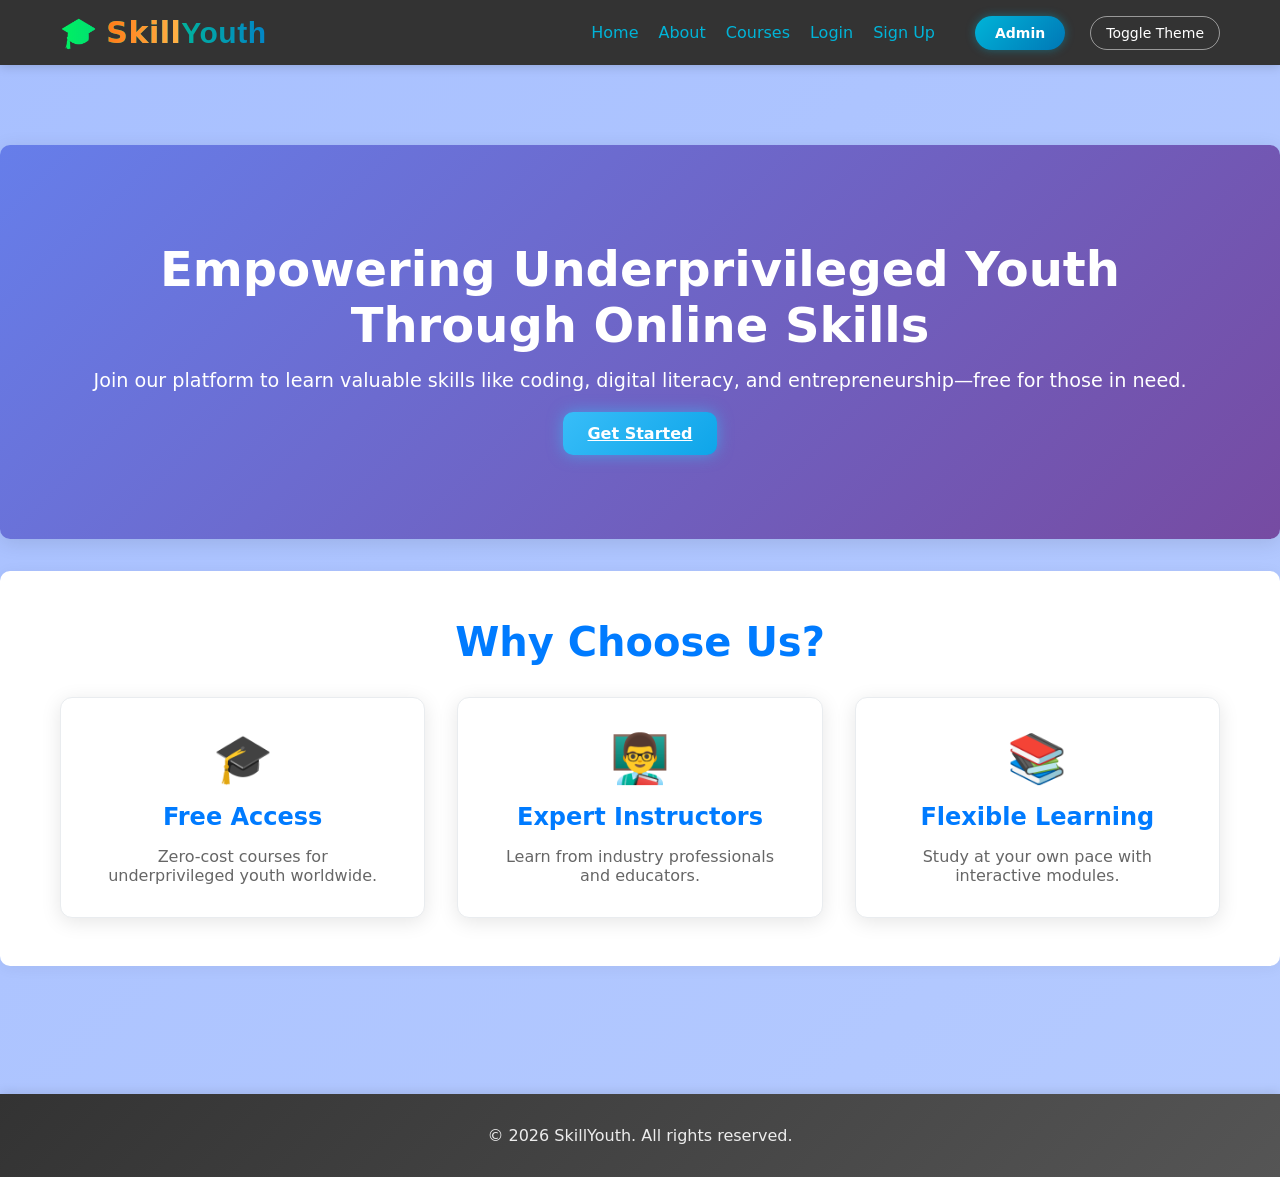
<file: Project/wwwroot/index.html>
<!DOCTYPE html>
<html lang="en">

<head>
    <meta charset="UTF-8">
    <meta name="viewport" content="width=device-width, initial-scale=1.0">
    <title>Online Skill Development for Underprivileged Youth</title>
    <link href="https://fonts.googleapis.com/css2?family=Roboto:wght@300;400;500;700;900&display=swap" rel="stylesheet">

    <link rel="stylesheet" href="styles.css">
</head>

<body>
    <header>
        <nav>
            <div class="logo">
                🎓 <span>Skill</span>Youth
            </div>
            <div class="hamburger" id="hamburger">
                <span></span>
                <span></span>
                <span></span>
            </div>
            <div class="nav-links" id="nav-links">
                <ul>
                    <li><a href="index.html">Home</a></li>
                    <li><a href="about.html">About</a></li>
                    <li><a href="courses.html">Courses</a></li>
                    <li><a href="login.html">Login</a></li>
                    <li><a href="signup.html">Sign Up</a></li>
                </ul>
                <div class="nav-buttons">
                    <button id="admin-btn" class="modern-btn primary">Admin</button>
                    <button id="theme-toggle" class="modern-btn outline">Toggle Theme</button>
                </div>
            </div>
        </nav>
    </header>
    <main>
        <section class="hero">
            <div class="container">
                <h1>Empowering Underprivileged Youth Through Online Skills</h1>
                <p>Join our platform to learn valuable skills like coding, digital literacy, and entrepreneurship—free
                    for those in need.</p>
                <a href="signup.html" class="btn">Get Started</a>
            </div>
        </section>
        <section class="features">
            <div class="container">
                <h2>Why Choose Us?</h2>
                <div class="feature-grid">
                    <div class="feature">
                        <h3>Free Access</h3>
                        <p>Zero-cost courses for underprivileged youth worldwide.</p>
                    </div>
                    <div class="feature">
                        <h3>Expert Instructors</h3>
                        <p>Learn from industry professionals and educators.</p>
                    </div>
                    <div class="feature">
                        <h3>Flexible Learning</h3>
                        <p>Study at your own pace with interactive modules.</p>
                    </div>
                </div>
            </div>
        </section>
    </main>
    <footer>
        <p>&copy; 2026 SkillYouth. All rights reserved.</p>
    </footer>
    <script src="js/theme.js"></script>
    <script src="js/auth.js"></script>
    <script src="js/adminOperation.js"></script>
    <script>
        const hamburger = document.getElementById('hamburger');
        const navLinks = document.getElementById('nav-links');

        hamburger.addEventListener('click', () => {
            navLinks.classList.toggle('active');
        });
    </script>
</body>

</html>
</file>
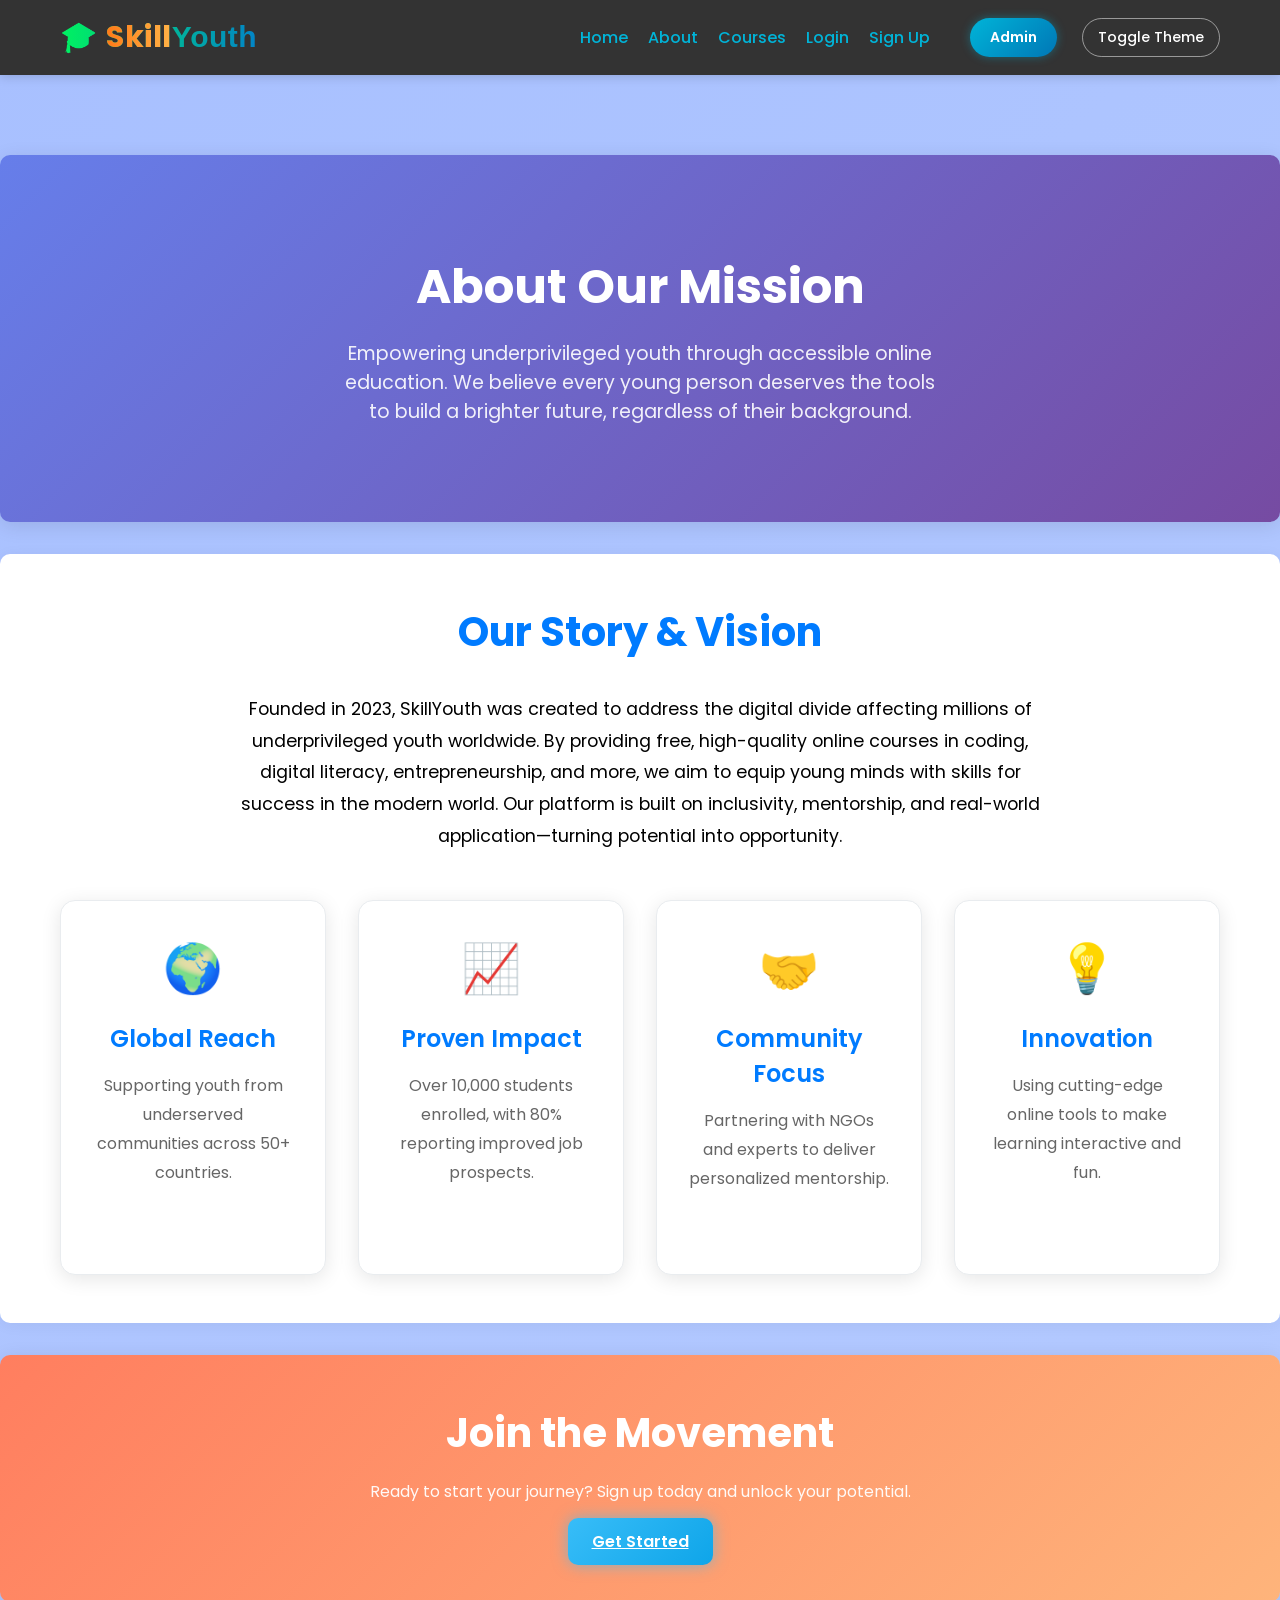
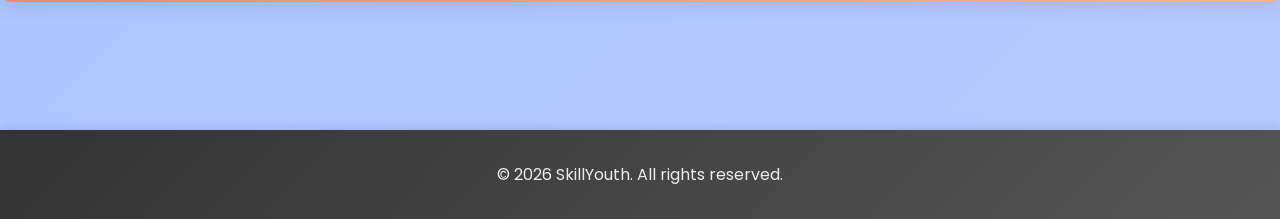
<file: Project/wwwroot/about.html>
<!DOCTYPE html>
<html lang="en">

<head>
    <meta charset="UTF-8">
    <meta name="viewport" content="width=device-width, initial-scale=1.0">
    <title>About - SkillYouth</title>
    <link href="https://fonts.googleapis.com/css2?family=Poppins:wght@300;400;500;600;700;800&display=swap"
        rel="stylesheet">

    <link rel="stylesheet" href="styles.css">
</head>

<body>
    <header>
        <nav>
            <div class="logo">
                🎓 <span>Skill</span>Youth
            </div>
            <div class="hamburger" id="hamburger">
                <span></span>
                <span></span>
                <span></span>
            </div>
            <div class="nav-links" id="nav-links">
                <ul>
                    <li><a href="index.html">Home</a></li>
                    <li><a href="about.html">About</a></li>
                    <li><a href="courses.html">Courses</a></li>
                    <li><a href="login.html">Login</a></li>
                    <li><a href="signup.html">Sign Up</a></li>
                </ul>
                <div class="nav-buttons">
                    <button id="admin-btn" class="modern-btn primary">Admin</button>
                    <button id="theme-toggle" class="modern-btn outline">Toggle Theme</button>
                </div>
            </div>
        </nav>
    </header>
    <main>
        <section class="about-hero">
            <div class="container">
                <h1>About Our Mission</h1>
                <p>Empowering underprivileged youth through accessible online education. We believe every young person
                    deserves the tools to build a brighter future, regardless of their background.</p>
            </div>
        </section>

        <!-- Mission Details -->
        <section class="mission-details">
            <div class="container">
                <h2>Our Story & Vision</h2>
                <p>Founded in 2023, SkillYouth was created to address the digital divide affecting millions of
                    underprivileged youth worldwide. By providing free, high-quality online courses in coding, digital
                    literacy, entrepreneurship, and more, we aim to equip young minds with skills for success in the
                    modern world. Our platform is built on inclusivity, mentorship, and real-world application—turning
                    potential into opportunity.</p>

                <div class="mission-points">
                    <div class="point">
                        <div class="icon">🌍</div>
                        <h3>Global Reach</h3>
                        <p>Supporting youth from underserved communities across 50+ countries.</p>
                    </div>
                    <div class="point">
                        <div class="icon">📈</div>
                        <h3>Proven Impact</h3>
                        <p>Over 10,000 students enrolled, with 80% reporting improved job prospects.</p>
                    </div>
                    <div class="point">
                        <div class="icon">🤝</div>
                        <h3>Community Focus</h3>
                        <p>Partnering with NGOs and experts to deliver personalized mentorship.</p>
                    </div>
                    <div class="point">
                        <div class="icon">💡</div>
                        <h3>Innovation</h3>
                        <p>Using cutting-edge online tools to make learning interactive and fun.</p>
                    </div>
                </div>
            </div>
        </section>

        <!-- Call to Action -->
        <section class="cta-section">
            <div class="container">
                <h2>Join the Movement</h2>
                <p>Ready to start your journey? Sign up today and unlock your potential.</p><br>
                <a href="signup.html" class="btn">Get Started</a>
            </div>
        </section>
    </main>
    <footer>
        <p>&copy; 2026 SkillYouth. All rights reserved.</p>
    </footer>
    <script src="js/theme.js"></script> <!-- For theme toggle -->
    <script>
        const hamburger = document.getElementById('hamburger');
        const navLinks = document.getElementById('nav-links');

        hamburger.addEventListener('click', () => {
            navLinks.classList.toggle('active');
        });
    </script>
</body>

</html>
</file>
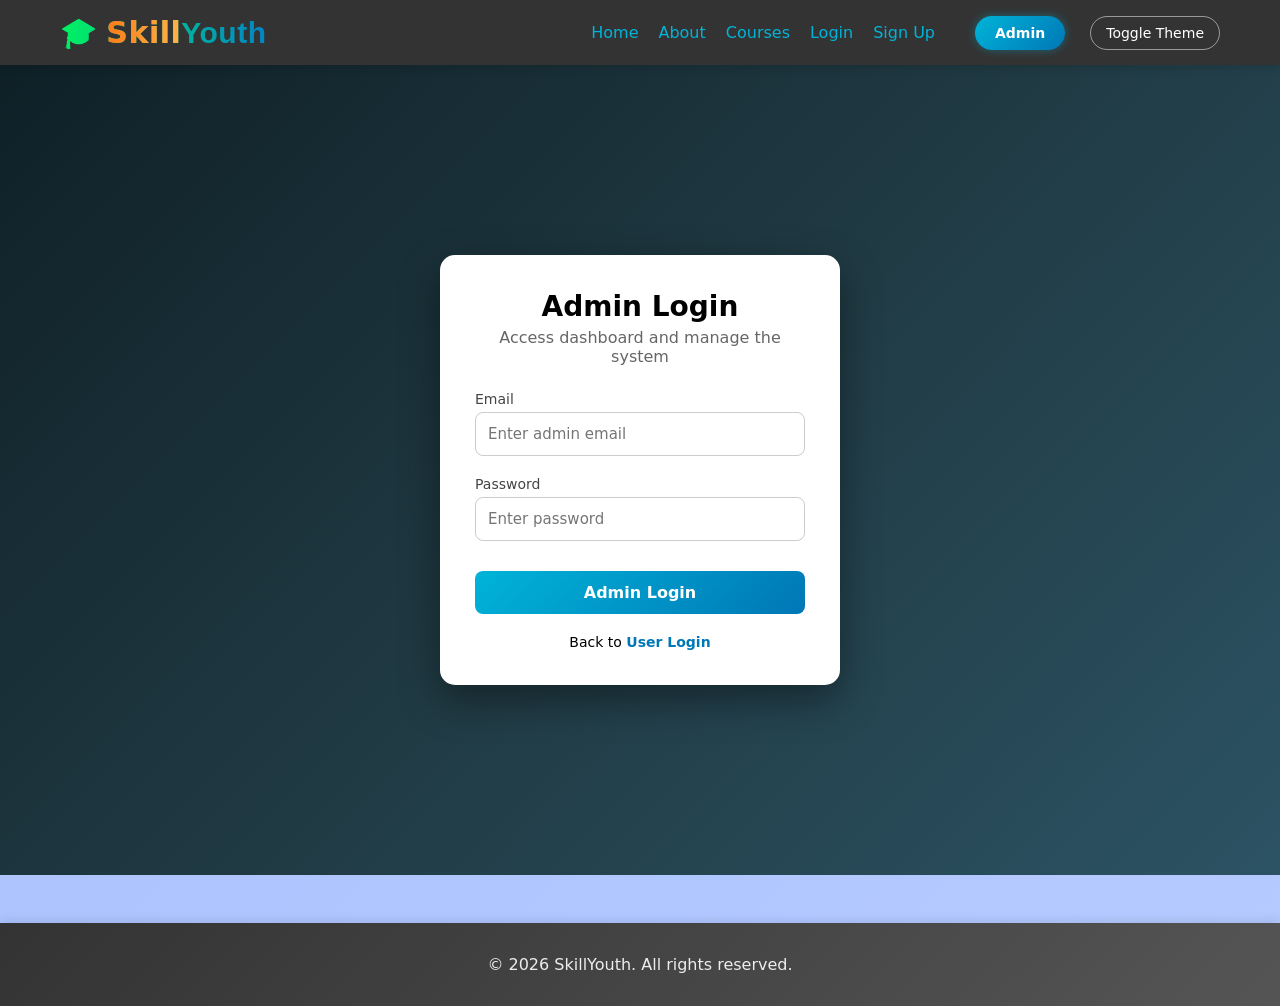
<file: Project/wwwroot/admin-login.html>
<!DOCTYPE html>
<html lang="en">

<head>
    <meta charset="UTF-8">
    <meta name="viewport" content="width=device-width, initial-scale=1.0">
    <title>Admin Login - SkillYouth</title>
    <link rel="stylesheet" href="styles.css">
</head>

<body>

    <header>
        <nav>
            <div class="logo">
                🎓 <span>Skill</span>Youth
            </div>
            <div class="hamburger" id="hamburger">
                <span></span>
                <span></span>
                <span></span>
            </div>
            <div class="nav-links" id="nav-links">
                <ul>
                    <li><a href="index.html">Home</a></li>
                    <li><a href="about.html">About</a></li>
                    <li><a href="courses.html">Courses</a></li>
                    <li><a href="login.html">Login</a></li>
                    <li><a href="signup.html">Sign Up</a></li>
                </ul>
                <div class="nav-buttons">
                    <button id="admin-btn" class="modern-btn primary">Admin</button>
                    <button id="theme-toggle" class="modern-btn outline">Toggle Theme</button>
                </div>
            </div>
        </nav>
    </header>


    <section class="login-section">

        <div class="login-card">

            <h1>Admin Login</h1>
            <p class="subtitle">
                Access dashboard and manage the system
            </p>

            <form id="admin-login-form">

                <div class="input-box">
                    <label for="admin-email">Email</label>
                    <input type="email" id="admin-email" placeholder="Enter admin email" required>
                </div>

                <div class="input-box">
                    <label for="admin-password">Password</label>
                    <input type="password" id="admin-password" placeholder="Enter password" required>
                </div>

                <button type="submit" class="login-btn" id="loginbtn">
                    Admin Login
                </button>

            </form>

            <p id="error-message" class="error-text"></p>

            <p class="signup-text">
                Back to
                <a href="login.html">User Login</a>
            </p>

        </div>

    </section>


    <footer>
        <p>&copy; 2026 SkillYouth. All rights reserved.</p>
    </footer>


    <script src="js/theme.js"></script>
    <script src="js/adminOperation.js"></script>
    <script src="js/LogInAdmin.js"></script>
    <script>
        const hamburger = document.getElementById('hamburger');
        const navLinks = document.getElementById('nav-links');

        hamburger.addEventListener('click', () => {
            navLinks.classList.toggle('active');
        });
    </script>

</body>

</html>
</file>
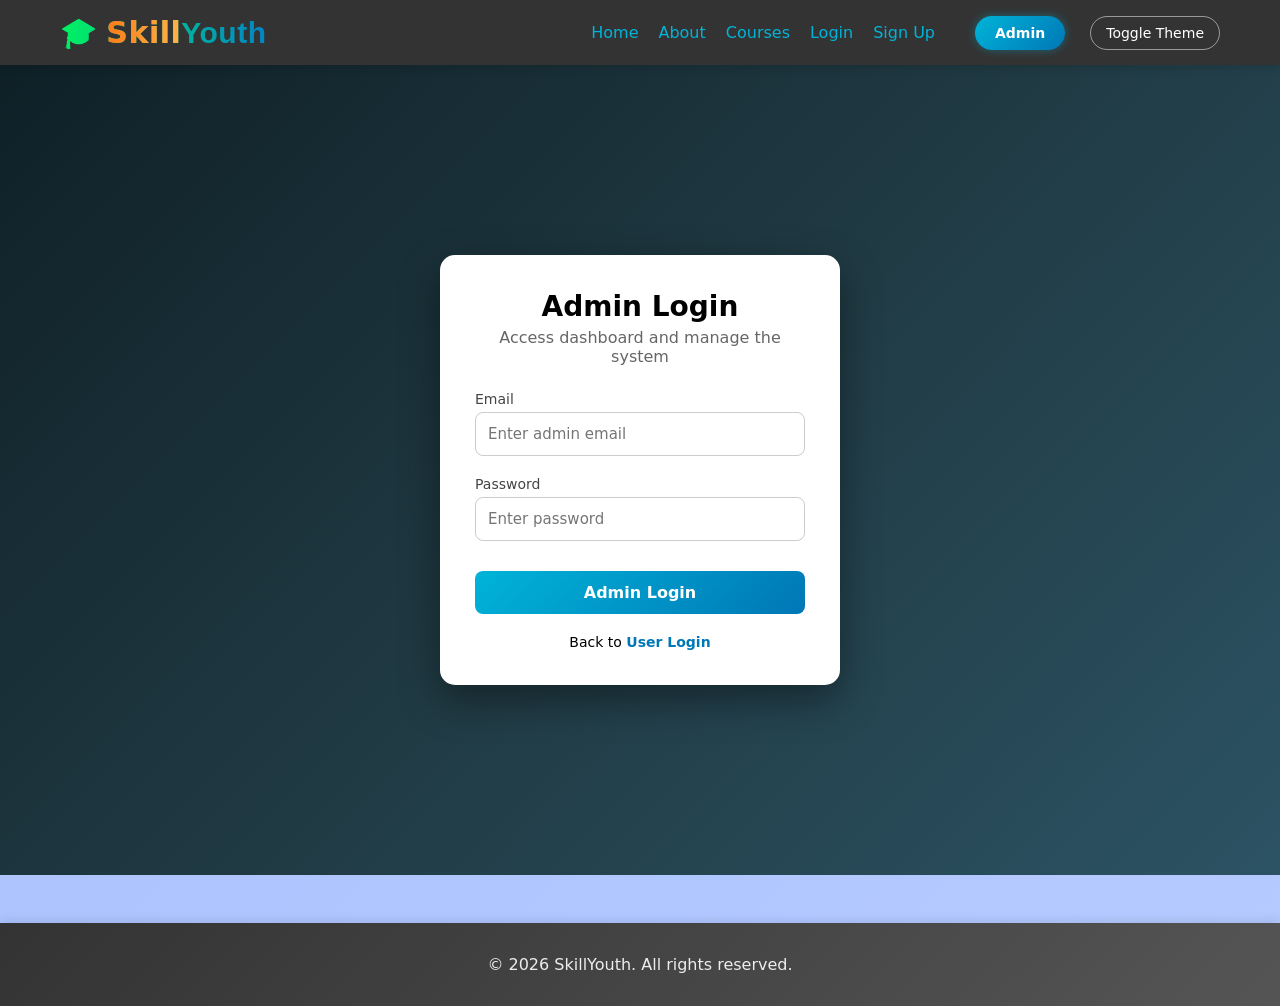
<file: Project/wwwroot/admin-signup.html>
<!DOCTYPE html>
<html lang="en">

<head>
    <meta charset="UTF-8">
    <meta name="viewport" content="width=device-width, initial-scale=1.0">
    <title>Admin Sign Up - SkillYouth</title>
    <link rel="stylesheet" href="styles.css">
</head>

<body>

    <header>
        <nav>
            <div class="logo">
                🎓 <span>Skill</span>Youth
            </div>
            <div class="hamburger" id="hamburger">
                <span></span>
                <span></span>
                <span></span>
            </div>
            <div class="nav-links" id="nav-links">
                <ul>
                    <li><a href="index.html">Home</a></li>
                    <li><a href="about.html">About</a></li>
                    <li><a href="courses.html">Courses</a></li>
                    <li><a href="login.html">Login</a></li>
                    <li><a href="signup.html">Sign Up</a></li>
                </ul>
                <div class="nav-buttons">
                    <button id="admin-btn" class="modern-btn primary">Admin</button>
                    <button id="theme-toggle" class="modern-btn outline">Toggle Theme</button>
                </div>
            </div>
        </nav>
    </header>


    <!-- ADMIN SIGNUP SECTION -->
    <section class="login-section">

        <div class="login-card">

            <h1>Admin Sign Up</h1>

            <p class="subtitle">
                Create an admin account
            </p>

            <form id="admin-signup-form">

                <div class="input-box">
                    <label for="admin-name">Full Name</label>
                    <input type="text" id="admin-name" placeholder="Enter full name" required>
                </div>

                <div class="input-box">
                    <label for="admin-email">Email</label>
                    <input type="email" id="admin-email" placeholder="Enter email" required>
                </div>

                <div class="input-box">
                    <label for="admin-password">Password</label>
                    <input type="password" id="admin-password" placeholder="Enter password" required>
                </div>

                <button type="submit" class="login-btn" id="loginbtn">
                    Create Admin
                </button>

            </form>

            <p id="error-message"></p>

            <p class="signup-text">
                Already an admin?
                <a href="admin-login.html">Login here</a>
            </p>

        </div>

    </section>


    <footer>
        <p>&copy; 2026 SkillYouth. All rights reserved.</p>
    </footer>


    <script src="js/theme.js"></script>
    <script src="js/SignUpAdmin.js"></script>

    <script>
        const isAdmin = sessionStorage.getItem("adminAccessGranted");

        if (isAdmin !== "true") {
            alert("Unauthorized access. Please login first.");
            window.location.href = "admin-login.html";
        }
    </script>
    <script>
        const hamburger = document.getElementById('hamburger');
        const navLinks = document.getElementById('nav-links');

        hamburger.addEventListener('click', () => {
            navLinks.classList.toggle('active');
        });
    </script>

</body>

</html>
</file>
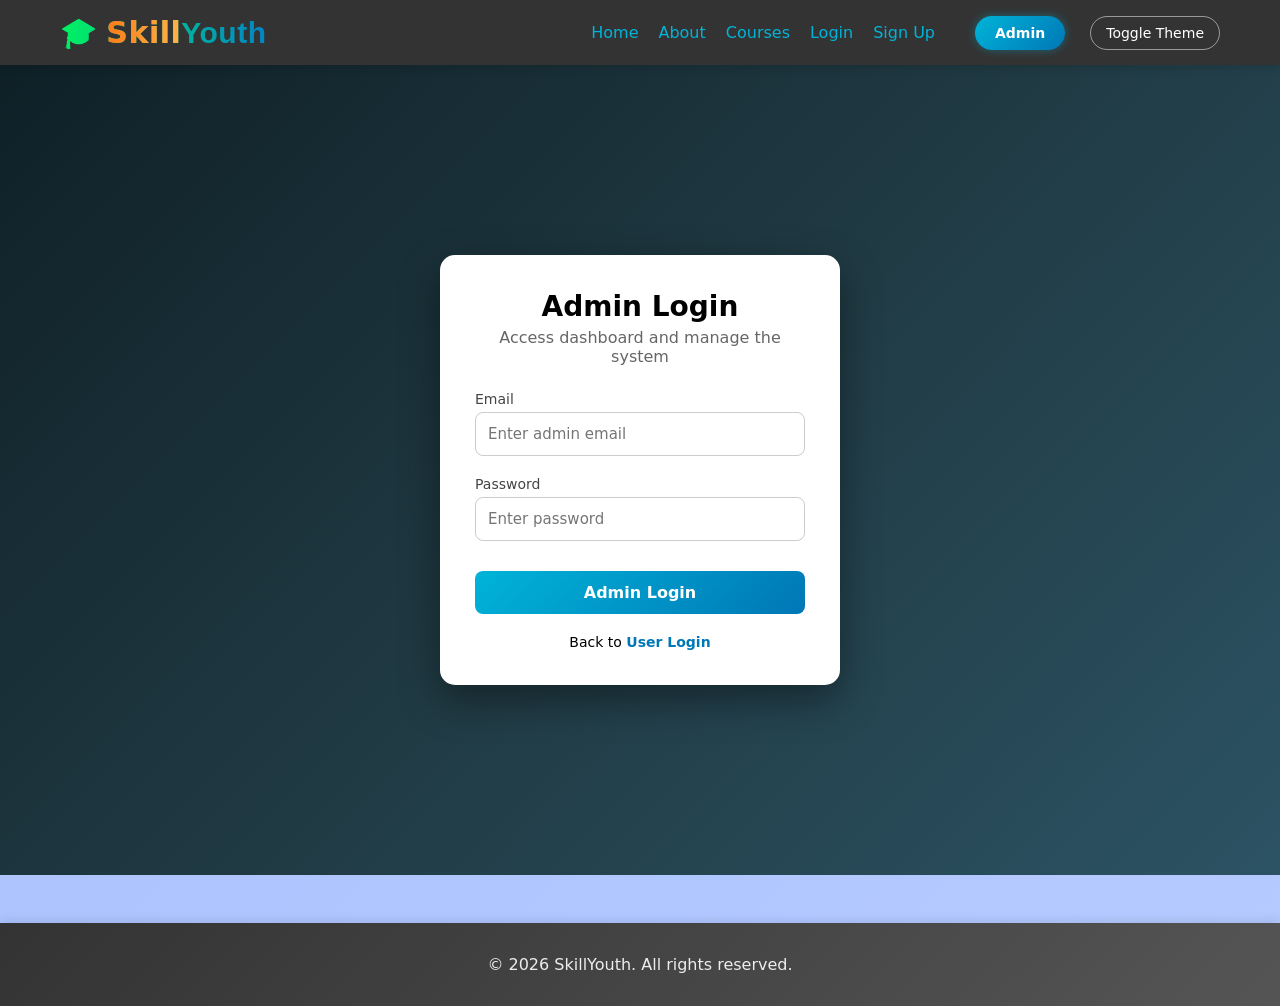
<file: Project/wwwroot/AdminDashBoard.html>
<!DOCTYPE html>
<html lang="en">

<head>
    <meta charset="UTF-8">
    <meta name="viewport" content="width=device-width, initial-scale=1.0">
    <title>Admin Dashboard - SkillYouth</title>
    <link href="https://cdn.quilljs.com/1.3.6/quill.snow.css" rel="stylesheet">
    <link href="https://fonts.googleapis.com/css2?family=Poppins:wght@300;400;500;600;700;800&display=swap"
        rel="stylesheet">

    <link rel="stylesheet" href="styles.css">
</head>

<body>
    <header>
        <nav>
            <div class="logo">
                🎓 <span>Skill</span>Youth
            </div>
            <div class="hamburger" id="hamburger">
                <span></span>
                <span></span>
                <span></span>
            </div>
            <div class="nav-links" id="nav-links">
                <ul>
                    <li><a href="index.html">Home</a></li>
                    <li><a href="about.html">About</a></li>
                    <li><a href="courses.html">Courses</a></li>
                    <li><a href="login.html">Login</a></li>
                    <li><a href="signup.html">Sign Up</a></li>
                </ul>
                <div class="nav-buttons">
                    <button id="admin-btn" class="modern-btn primary">Admin</button>
                    <button id="logout-btn" class="modern-btn primary">Logout</button>
                    <button id="add-admin-btn" class="modern-btn primary">Add Admin</button>
                    <button id="theme-toggle" class="modern-btn outline">Toggle Theme</button>
                </div>
            </div>
        </nav>
    </header>
    <main>
        <section class="dashboard">
            <div class="container">
                <h1 style="text-align: center;">Welcome to Admin Dashboard</h1>
                <h2>Hello <span id="display-name"></span></h2>
                <p>Manage users, courses, and platform analytics.</p>

                <div class="profile">
                    <h2>Admin Profile</h2>
                    <div class="profile-info">
                        <img src="[data-uri]"
                            alt="Admin Profile Picture" class="profile-pic">
                        <div class="details">
                            <p><strong>Email: </strong><span id="display-email">Loading</span></p>
                            <p><strong>Role: </strong>Admin</p>
                            <p><strong>Join-Date: </strong><span id="display-date">Loading</span></p>
                        </div>
                    </div>
                </div>
                <div class="user-management">
                    <h3>Manage Users</h3>
                    <ul>
                        <li>Total Users: <span id="TotalUser">Loading...</span></li>
                        <li>Active Users: 13</li>
                        <li>New Signups This Month: 6</li>
                    </ul>
                    <button class="btn" id="view-users-btn">View All Users</button>
                </div>
                <div id="user-list" class="user-list" style="display: none;">
                    <h2 class="page-title">All Users</h2>

                    <table class="user-table">
                        <thead>
                            <tr>
                                <th>Full Name</th>
                                <th>Student Level</th>
                                <th>Application Date</th>
                            </tr>
                        </thead>
                        <tbody id="user-table-body">
                        </tbody>
                    </table>
                    <button id="hide-users-btn" class="btn">Hide Users</button>
                    <button onclick="downloadReport()" class="btn">⬇ Download Users</button>
                </div><br>


                <div id="courseModal" class="modal">

                    <div class="modal-box">

                        <span class="close-btn" id="closeCourseForm">&times;</span>

                        <h2>Add New Course</h2>
                        <p>Fill course details below</p>

                        <form id="courseForm">

                            <label>Course Title</label>
                            <input type="text" id="course-title" required placeholder="Enter course title">

                            <label>Description</label>
                            <textarea required id="course-desc" placeholder="Enter description"></textarea>

                            <label>Duration</label>
                            <input type="text" id="course-duration" required placeholder="e.g. 3 Months">

                            <label>Course Thumbnail</label>
                            <input type="file" id="course-image" accept="image/*">

                            <button type="submit" class="submit-btn" id="loginbtn" onclick="handleAddCourse()">
                                Create Course
                            </button>
                            <p id="error-message" style="display: none; font-weight: bold;"></p>
                        </form>

                    </div>
                </div>
                <div class="course-management">
                    <h1 style="text-align: center;">Course Management</h1>
                    <h3>Add New Courses</h3><br>
                    <button id="openCourseForm" class="btn">➕ Click Here</button>


                    <h3>Manage Courses</h3>
                    <ul>
                        <li>Total Courses: <span id="TotalCourse">Loading...</span></li>
                        <li>Popular Course: <b id="PopularCourse">Loading...</b>(Enrolled: <b id="EnrollCount"></b>)
                        </li>
                    </ul>
                    <button class="btn" id="view-course-btn">View All Courses</button>
                    <div id="course-list" class="user-list" style="display: none;">
                        <h2 class="page-title">All Course</h2>

                        <table class="user-table">
                            <thead>
                                <tr>
                                    <th>Image</th>
                                    <th>Course Title</th>
                                    <th>Course Description</th>
                                    <th>Duration</th>
                                    <th>Action</th>
                                </tr>
                            </thead>
                            <tbody id="course-table-body">
                            </tbody>
                        </table>
                        <button id="hide-course-btn" class="btn">Hide Course</button>
                        <button onclick="downloadCourseReport()" class="btn">⬇ Download Course</button>
                    </div><br>
                    <div id="editOverlay" class="edit-overlay">

                        <div class="edit-panel">

                            <h2>Edit Course</h2>

                            <input type="hidden" id="editCourseId">

                            <label>Course Image</label>
                            <input type="file" id="edit-image" onchange="uploadEditImage(event)">
                            <img id="previewImage" class="edit-preview">

                            <label>Title</label>
                            <input type="text" id="edit-title">

                            <label>Description</label>
                            <textarea id="edit-description"></textarea>

                            <label>Duration</label>
                            <input type="text" id="edit-duration">

                            <div class="edit-buttons">
                                <button onclick="saveEdit()" class="btn">Save</button>
                                <button onclick="closeEdit()" class="btn">Cancel</button>
                            </div>

                            <p id="edit-error-message" class="error-text"></p>

                        </div>

                    </div>
                </div>
                <div class="lesson-management" id="lesson-management-section" style="display:none;">


                    <div class="admin-container">
                        <div class="lesson-card">
                            <h2 style="text-align:center; margin-bottom:20px;">
                                📚 Lesson Management
                            </h2>
                            <h2>Create / Edit Lesson</h2>

                            <h3 id="course-title-display">Loading Course Details</h3>

                            <div class="form-group">
                                <label for="lessonTitle">Lesson Title</label>
                                <input type="text" id="lessonTitle" placeholder="Enter lesson title">
                            </div>

                            <div class="form-group">
                                <label for="orderIndex">Order Index</label>
                                <input type="number" id="orderIndex" placeholder="Enter lesson order">
                            </div>

                            <div class="form-group">
                                <label for="headerImage">Header Image URL (Optional)</label>
                                <input type="text" id="headerImage" placeholder="Paste image URL here">
                            </div>

                            <div class="form-group">
                                <label>Lesson Content</label>
                                <div id="editor-container"></div>
                            </div>

                            <button class="btn" id="submit-btn">
                                Save Lesson
                            </button>

                            <p id="Lesson-error-message" class="error-text"></p>

                        </div>
                    </div>
                </div>
                <br>

                <div class="analytics">
                    <h3>Platform Analytics</h3>
                    <div class="stat-grid">
                        <div class="stat">
                            <h4>Total Revenue</h4>
                            <p>₹500</p>
                        </div>
                        <div class="stat">
                            <h4>Page Views</h4>
                            <p>6</p>
                        </div>
                        <div class="stat">
                            <h4>Completion Rate</h4>
                            <p>5%</p>
                        </div>
                        <div class="stat">
                            <h4>Support Tickets</h4>
                            <p>20</p>
                        </div>
                    </div>
                </div>

                <div class="activities">
                    <h3>Recent Admin Activities</h3>
                    <ul>
                        <li>Approved new course: Advanced Web Development (2 days ago)</li>
                        <li>Banned user account for violation (1 week ago)</li>
                        <li>Updated site analytics dashboard (2 weeks ago)</li>
                    </ul>
                </div>
            </div>
        </section>
    </main>
    <footer>
        <p>&copy; 2023 SkillYouth. All rights reserved.</p>
        <div class="footer-links">
            <a href="privacy.html">Privacy Policy</a> |
            <a href="terms.html">Terms of Service</a> |
            <a href="contact.html">Contact Us</a>
        </div>
    </footer>
    <script src="https://cdn.quilljs.com/1.3.6/quill.js"></script>
    <script src="js/theme.js"></script>
    <script src="js/main.js"></script>
    <script src="js/adminOperation.js"></script>
    <script src="js/AdminDashBoard.js"></script>
    <script src="js/ShowUsers.js"></script>
    <script src="js/ShowCourse.js"></script>
    <script src="js/downloadposter.js"></script>
    <script src="js/EditModal.js"></script>
    <script src="js/LessoEditor.js"></script>

    <script src="js/AddCourse.js"></script>



    <script>
        const isAdmin = sessionStorage.getItem("adminAccessGranted");

        if (isAdmin !== "true") {
            alert("Unauthorized access. Please login first.");
            window.location.href = "admin-login.html";
        }
    </script>
    <script>
        const hamburger = document.getElementById('hamburger');
        const navLinks = document.getElementById('nav-links');

        hamburger.addEventListener('click', () => {
            navLinks.classList.toggle('active');
        });
    </script>

</body>

</html>
</file>
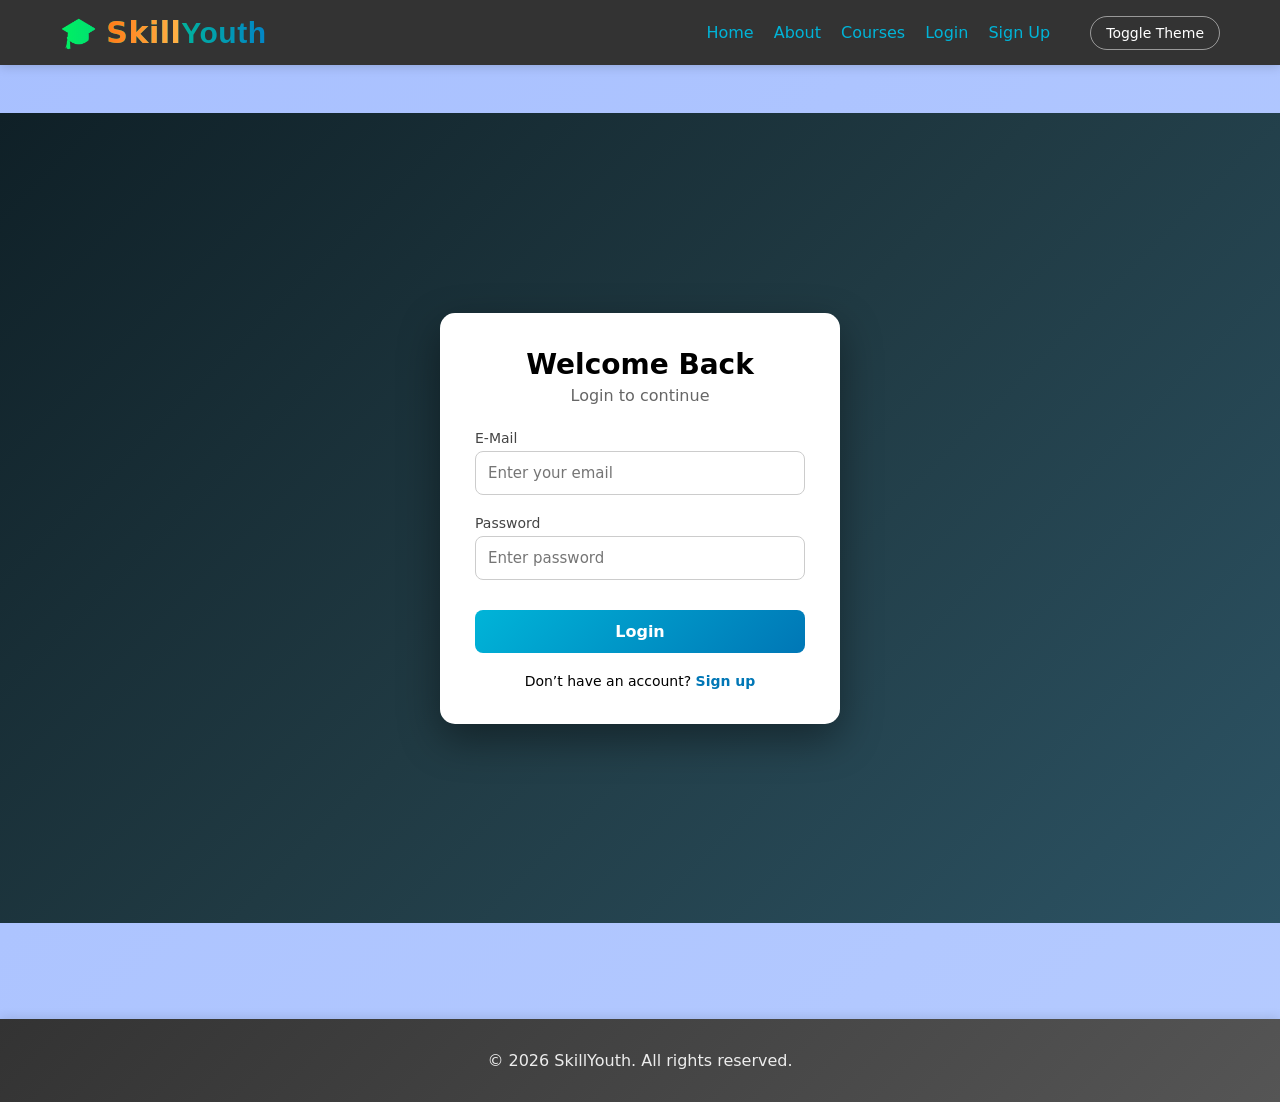
<file: Project/wwwroot/dashboard.html>
<!DOCTYPE html>
<html lang="en">

<head>
    <meta charset="UTF-8">
    <meta name="viewport" content="width=device-width, initial-scale=1.0">
    <title>StudentDashboard - SkillYouth</title>
    <link href="https://fonts.googleapis.com/css2?family=Poppins:wght@300;400;500;600;700;800&display=swap"
        rel="stylesheet">

    <link rel="stylesheet" href="styles.css">
</head>

<body>
    <header>
        <nav>
            <div class="logo">
                🎓 <span>Skill</span>Youth
            </div>
            <div class="hamburger" id="hamburger">
                <span></span>
                <span></span>
                <span></span>
            </div>
            <div class="nav-links" id="nav-links">
                <ul>
                    <li><a href="index.html">Home</a></li>
                    <li><a href="about.html">About</a></li>
                    <li><a href="courses.html">Courses</a></li>
                    <li><a href="login.html">Login</a></li>
                    <li><a href="signup.html">Sign Up</a></li>
                </ul>
                <div class="nav-buttons">
                    <button id="logout-btn" class="modern-btn primary">Logout</button>
                    <button id="theme-toggle" class="modern-btn outline">Toggle Theme</button>
                </div>
            </div>
        </nav>
    </header>
    <main>
        <section class="dashboard">
            <div class="container">
                <h1 style="text-align: center;">Welcome to Student Dashboard</h1>
                <h2>Hello <span id="name">Loading</span></h2>
                <p>Track your progress and access personalized resources.</p>

                <div class="profile">
                    <h2>Your Profile</h2>
                    <div class="profile-info">
                        <img src="[data-uri]"
                            alt="Profile Picture" class="profile-pic">
                        <div class="details">
                            <p><strong>Email: </strong><span id="email">Loading..</span></p>
                            <p><strong>Level: </strong><span id="level">Loading..</span></p>
                            <p><strong>Member Since: </strong><span id="cretedat">Loading..</span></p>
                        </div>
                    </div>
                </div>

                <section class="courses">

                    <h2>📚 My Courses</h2><br>

                    <div id="course-container" class="course-grid">
                    </div>

                </section><br>
                <div class="achievements">
                    <h3>Achievements</h3>
                    <ul>
                        <li>🏆 Completed First Course: Introduction to Coding</li>
                        <li>⭐ Earned 5 Badges in Digital Marketing</li>
                        <li>🎯 Reached 100 Hours of Learning</li>
                    </ul>
                </div>

                <div class="recommendations">
                    <h3>Recommended for You</h3>
                    <div class="course-cards">
                        <div class="card">
                            <h4>Advanced Web Development</h4>
                            <p>Build dynamic websites with HTML, CSS, and JavaScript.</p>
                            <a href="courses.html">Enroll Now</a>
                        </div>
                        <div class="card">
                            <h4>SEO Mastery</h4>
                            <p>Optimize your online presence and boost search rankings.</p>
                            <a href="courses.html">Enroll Now</a>
                        </div>
                        <div class="card">
                            <h4>Machine Learning Basics</h4>
                            <p>Introduction to AI and predictive modeling.</p>
                            <a href="courses.html">Enroll Now</a>
                        </div>
                    </div>
                </div>

                <div class="activities">
                    <h3>Recent Activities</h3>
                    <ul>
                        <li>Completed Module 3 in Introduction to Coding (2 days ago)</li>
                        <li>Joined a study group for Digital Marketing (1 week ago)</li>
                        <li>Earned a certificate for Graphic Design Basics (2 weeks ago)</li>
                    </ul>
                </div>

                <div class="stats">
                    <h3>Quick Stats</h3>
                    <div class="stat-grid">
                        <div class="stat">
                            <h4>Total Courses Enrolled</h4>
                            <p>3</p>
                        </div>
                        <div class="stat">
                            <h4>Hours Learned</h4>
                            <p>3</p>
                        </div>
                        <div class="stat">
                            <h4>Certificates Earned</h4>
                            <p>0</p>
                        </div>
                    </div>
                </div>
            </div>
        </section>
    </main>
    <footer>
        <p>&copy; 2026 SkillYouth. All rights reserved.</p>
        <div class="footer-links">
            <a href="privacy.html">Privacy Policy</a> |
            <a href="terms.html">Terms of Service</a> |
            <a href="contact.html">Contact Us</a>
        </div>
    </footer>
    <script src="js/theme.js"></script>
    <script src="js/main.js"></script>
    <script src="js/dashboard.js"></script>
    <script src="js/main.js"></script>
    <script src="js/UserDashCourseDisplay.js"></script>
    <script>
        const hamburger = document.getElementById('hamburger');
        const navLinks = document.getElementById('nav-links');

        hamburger.addEventListener('click', () => {
            navLinks.classList.toggle('active');
        });
    </script>
</body>

</html>
</file>
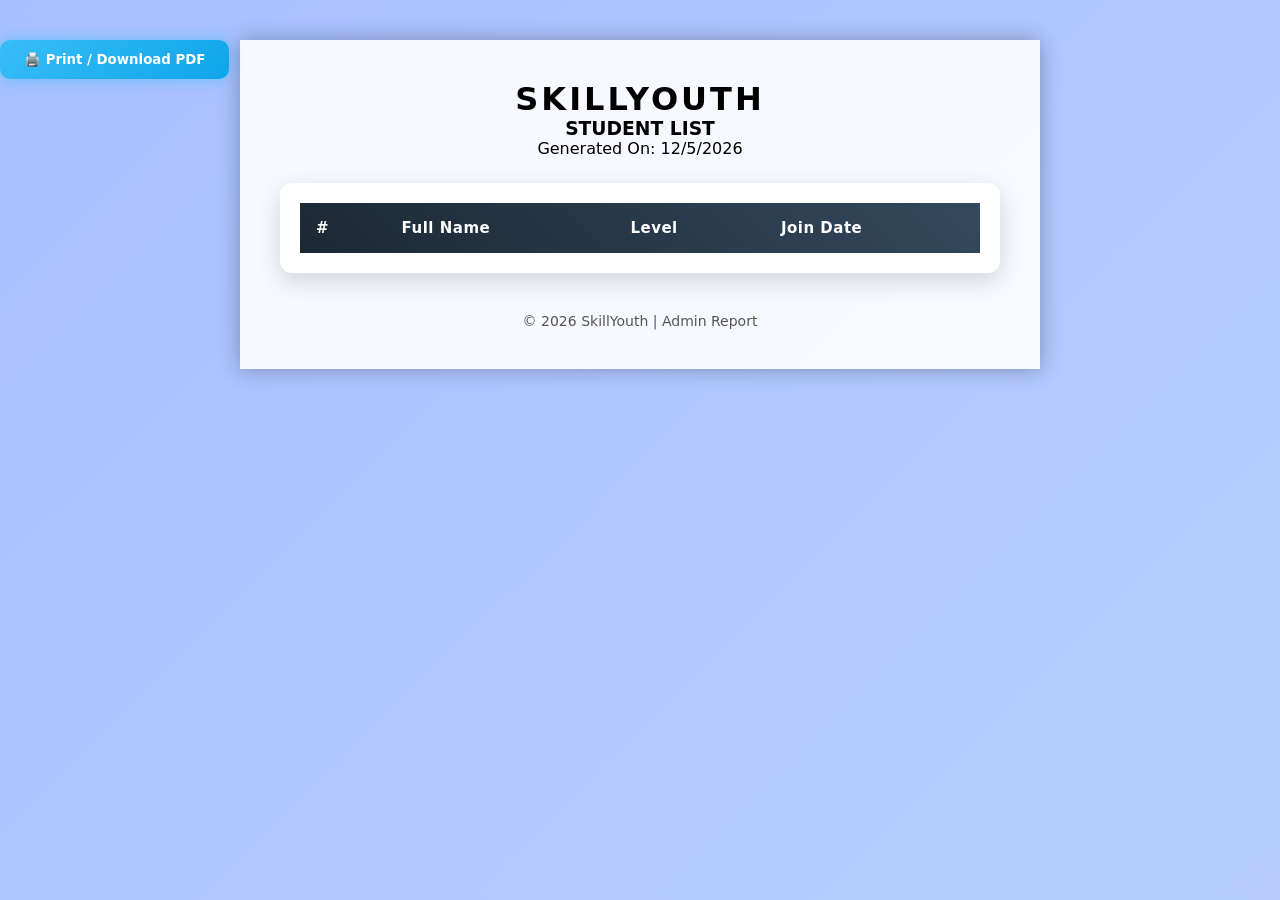
<file: Project/wwwroot/download-report.html>
<!DOCTYPE html>
<html lang="en">

<head>
    <meta charset="UTF-8">
    <title>SkillYouth Report</title>
    <button class="btn" onclick="printPage()">
        🖨️ Print / Download PDF
    </button>
    <link rel="stylesheet" href="styles.css">
    <style>
        /*
body {
    margin: 0;
    font-family: Arial, sans-serif;
    background: url("bg-paper.png"); 
    background-size: cover;
}*/
        .btn {
            background: linear-gradient(135deg, #38BDF8, #0EA5E9);
            color: white;
            border: none;
            padding: 12px 24px;
            border-radius: 10px;
            font-weight: 600;
            box-shadow: 0 0 15px rgba(56, 189, 248, 0.6);
            transition: 0.3s;
            cursor: pointer;
            position: fixed;
        }

        .btn:hover {
            transform: scale(1.05);
            box-shadow: 0 0 25px rgba(255, 255, 255, 0.6);
        }


        .report {
            width: 800px;
            margin: 40px auto;
            padding: 40px;
            background: rgba(255, 255, 255, 0.9);
            box-shadow: 0 0 20px rgba(0, 0, 0, 0.3);
        }

        /* Header */

        .header {
            text-align: center;
        }

        .header h1 {
            letter-spacing: 3px;
        }


        .footer {
            margin-top: 40px;
            text-align: center;
            font-size: 14px;
            color: #555;
        }

        @page {
            margin: 0;
        }

        @media print {
            body {
                margin: 1.5cm;
            }
        }

        @media print {
            .btn {
                display: none;
            }
        }
    </style>
</head>

<body>

    <div class="report">

        <div class="header">
            <h1>SKILLYOUTH</h1>
            <h3>STUDENT LIST</h3>
            <p>Generated On: <span id="date"></span></p>
        </div>
        <div class="user-list">
            <table class="user-table">
                <thead>
                    <tr>
                        <th>#</th>
                        <th>Full Name</th>
                        <th>Level</th>
                        <th>Join Date</th>
                    </tr>
                </thead>

                <tbody id="userTable"></tbody>
            </table>
        </div>

        <div class="footer">
            © 2026 SkillYouth | Admin Report
        </div>

    </div>


    <script>

        // Auto Date
        document.getElementById("date").innerText =
            new Date().toLocaleDateString();


        fetch("http://localhost:5080/Users/AdminDashBoard/ShowUser")
            .then(res => res.json())
            .then(data => {

                const tbody = document.getElementById("userTable");

                tbody.innerHTML = "";

                data.forEach((u, i) => {

                    tbody.innerHTML += `
        <tr>
          <td>${i + 1}</td>
          <td>${u.fullName}</td>
          <td>${u.level}</td>
          <td>${new Date(u.joinDate).toLocaleDateString("en-IN")}</td>
        </tr>
      `;

                });

            });

        function printPage() {
            window.print();
        }
    </script>
</body>

</html>
</file>
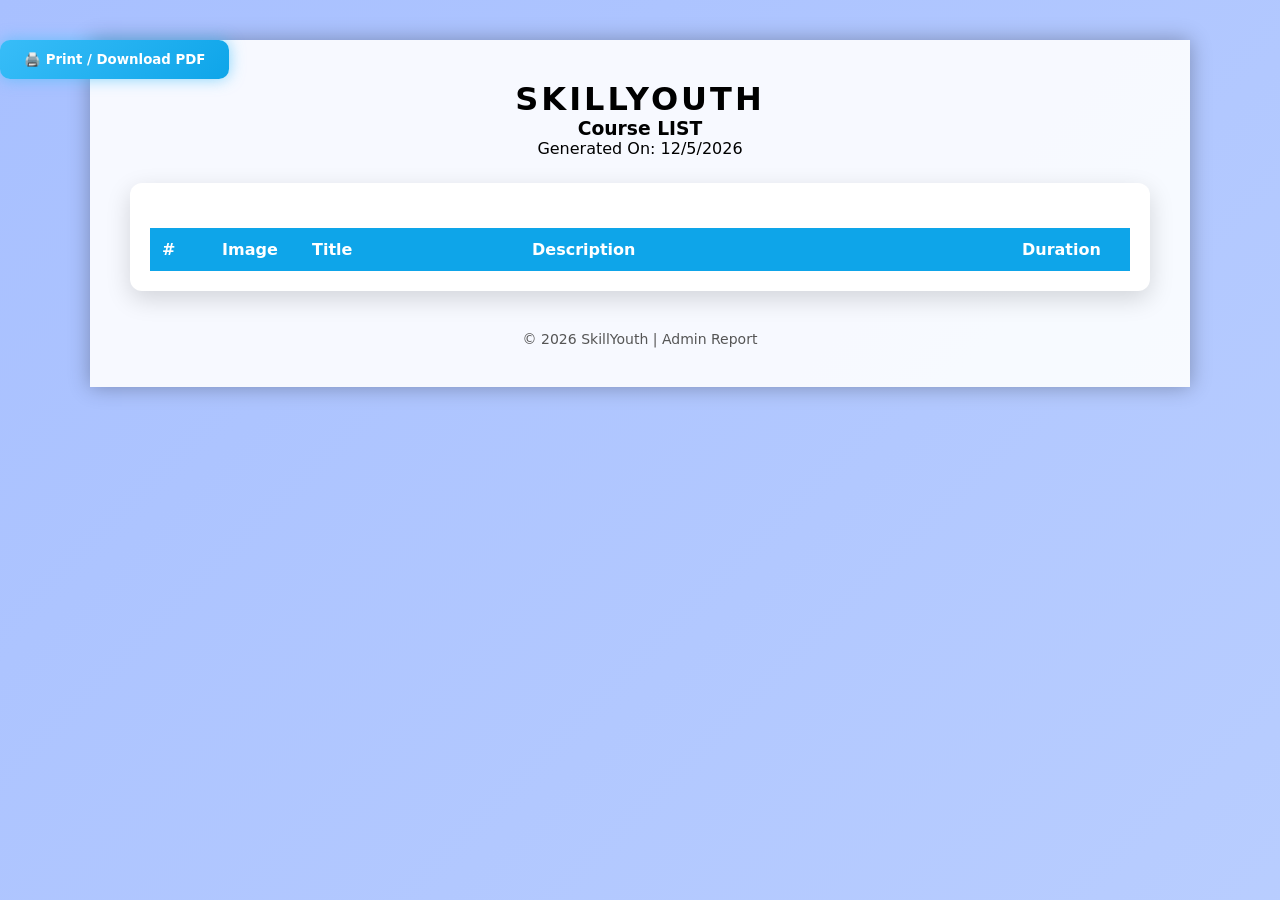
<file: Project/wwwroot/downloadCourse-Report.html>
<!DOCTYPE html>
<html lang="en">

<head>
    <meta charset="UTF-8">
    <title>Course Report</title>
    <button class="btn" onclick="printPage()">
        🖨️ Print / Download PDF
    </button>
    <link rel="stylesheet" href="styles.css">
    <style>
        /*
body {
    margin: 0;
    font-family: Arial, sans-serif;
    background: url("bg-paper.png"); 
    background-size: cover;
}*/
        .btn {
            background: linear-gradient(135deg, #38BDF8, #0EA5E9);
            color: white;
            border: none;
            padding: 12px 24px;
            border-radius: 10px;
            font-weight: 600;
            box-shadow: 0 0 15px rgba(56, 189, 248, 0.6);
            transition: 0.3s;
            cursor: pointer;
            position: fixed;
        }

        .btn:hover {
            transform: scale(1.05);
            box-shadow: 0 0 25px rgba(255, 255, 255, 0.6);
        }


        .report {
            width: 95%;
            max-width: 1100px;
            margin: 40px auto;
            padding: 40px;
            background: rgba(255, 255, 255, 0.9);
            box-shadow: 0 0 20px rgba(0, 0, 0, 0.3);
        }

        /* Header */

        .header {
            text-align: center;
        }

        .header h1 {
            letter-spacing: 3px;
        }


        .footer {
            margin-top: 40px;
            text-align: center;
            font-size: 14px;
            color: #555;
        }

        @page {
            margin: 0;
        }

        @media print {
            body {
                margin: 1.5cm;
            }
        }

        .Course-table {
            width: 100%;
            border-collapse: collapse;
            margin-top: 25px;
            font-size: 16px
        }

        /* Header */
        .Course-table thead {
            background: #0EA5E9;
            color: white;
        }

        .Course-table th {
            padding: 12px;
            text-align: left;
            font-weight: 600;
        }

        /* Body */
        .Course-table td {
            padding: 12px;
            word-break: break-word;
            line-height: 1.5;
            border-bottom: 1px solid #ddd;
            vertical-align: middle;
        }

        /* Zebra rows */
        .Course-table tbody tr:nth-child(even) {
            background: #f9f9f9;
        }

        /* Hover effect */
        .Course-table tbody tr:hover {
            background: #e6f6ff;
        }

        /* Description column wider */
        .Course-table td:nth-child(3) {
            width: 45%;
        }

        /* Center number + duration */
        .Course-table td:first-child,
        .Course-table td:last-child {
            text-align: center;
            font-weight: 500;
        }

        /* Column sizing */
        .Course-table th:nth-child(1),
        .Course-table td:nth-child(1) {
            width: 60px;
            /* # */
        }

        .Course-table th:nth-child(2),
        .Course-table td:nth-child(2) {
            width: 90px;
            /* Image */
        }

        .Course-table th:nth-child(3),
        .Course-table td:nth-child(3) {
            width: 220px;
            /* Title */
        }

        .Course-table th:nth-child(5),
        .Course-table td:nth-child(5) {
            width: 120px;
            /* Duration */
        }


        @media print {
            .btn {
                display: none;
            }
        }
    </style>
</head>

<body>

    <div class="report">

        <div class="header">
            <h1>SKILLYOUTH</h1>
            <h3>Course LIST</h3>
            <p>Generated On: <span id="date"></span></p>
        </div>
        <div class="user-list">
            <table class="Course-table">
                <thead>
                    <tr>
                        <th>#</th>
                        <th>Image</th>
                        <th>Title</th>
                        <th>Description</th>
                        <th>Duration</th>
                    </tr>
                </thead>

                <tbody id="CourseTable"></tbody>
            </table>
        </div>

        <div class="footer">
            © 2026 SkillYouth | Admin Report
        </div>

    </div>


    <script>

        // Auto Date
        document.getElementById("date").innerText =
            new Date().toLocaleDateString();


        fetch("http://localhost:5080/Users/AdminDashBoard/ShowCourse")
            .then(res => res.json())
            .then(data => {

                const tbody = document.getElementById("CourseTable");

                tbody.innerHTML = "";

                data.forEach((u, i) => {

                    const row = document.createElement("tr");

                    row.innerHTML = `
                        <td>${i + 1}</td>
                        <td> <img src="${u.url}" class="courses-img" alt="Course Image"> </td>
                        <td>${u.title}</td>
                        <td>${u.description}</td>
                        <td>${u.duration}</td>
                        `;

                    tbody.appendChild(row);

                });


            });

        function printPage() {
            window.print();
        }
    </script>
</body>

</html>
</file>
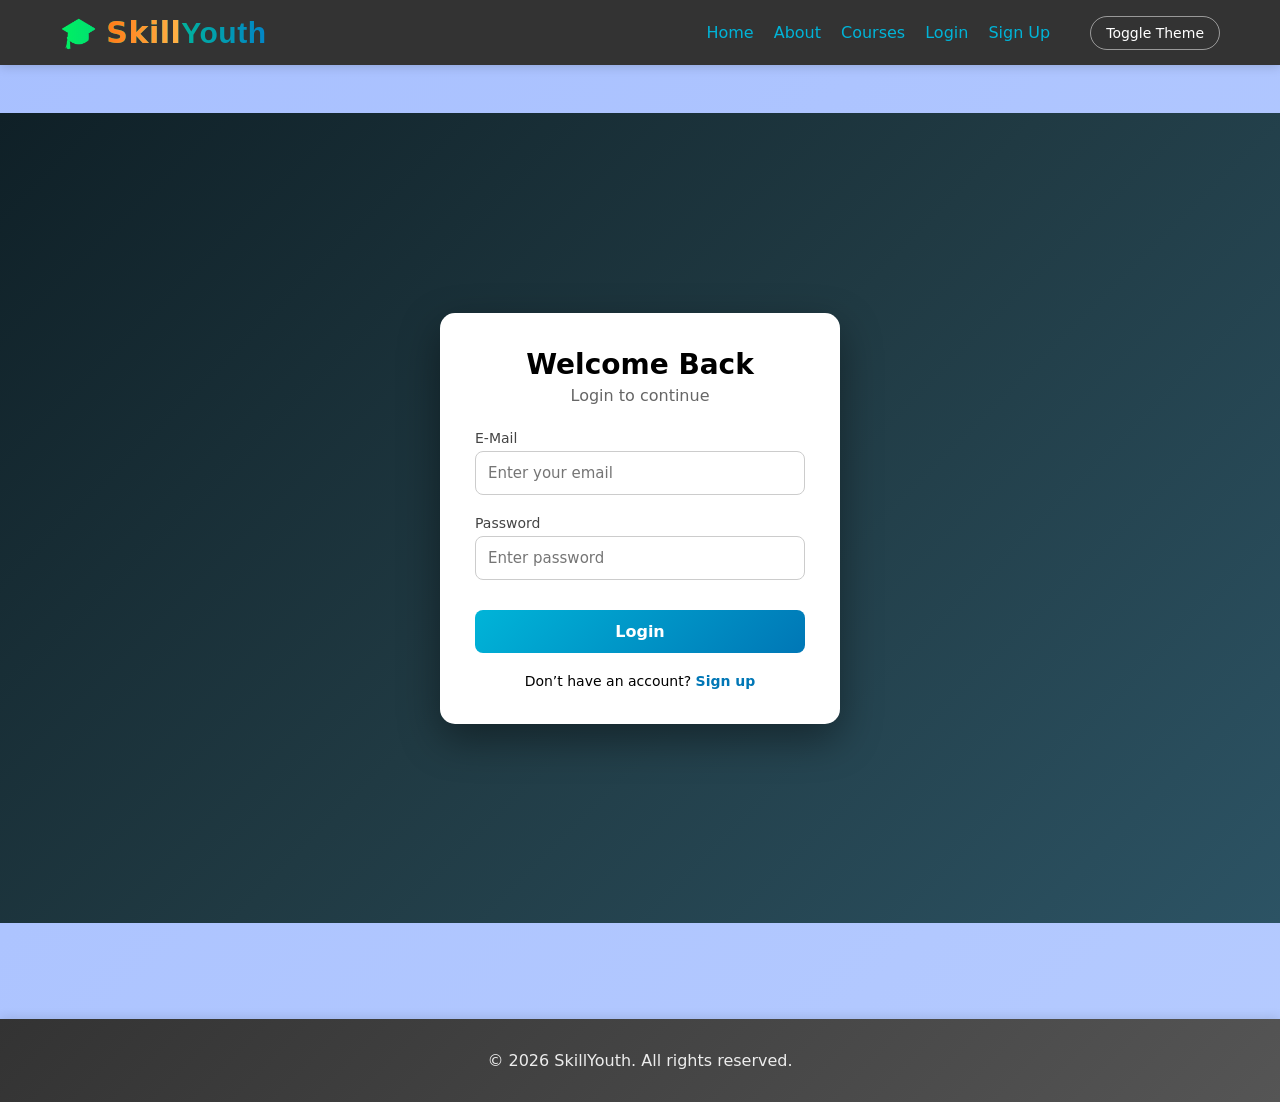
<file: Project/wwwroot/login.html>
<!DOCTYPE html>
<html lang="en">

<head>
    <meta charset="UTF-8">
    <meta name="viewport" content="width=device-width, initial-scale=1.0">
    <title>Login - SkillYouth</title>
    <link rel="stylesheet" href="styles.css">
</head>

<body>
    <header>
        <nav>
            <div class="logo">
                🎓 <span>Skill</span>Youth
            </div>
            <div class="hamburger" id="hamburger">
                <span></span>
                <span></span>
                <span></span>
            </div>
            <div class="nav-links" id="nav-links">
                <ul>
                    <li><a href="index.html">Home</a></li>
                    <li><a href="about.html">About</a></li>
                    <li><a href="courses.html">Courses</a></li>
                    <li><a href="login.html">Login</a></li>
                    <li><a href="signup.html">Sign Up</a></li>
                </ul>
                <div class="nav-buttons">
                    <button id="theme-toggle" class="modern-btn outline">Toggle Theme</button>
                </div>
            </div>
        </nav>
    </header>
    <main>
        <section class="login-section">
            <div class="login-card">

                <h1>Welcome Back</h1>
                <p class="subtitle">Login to continue</p>

                <form id="login-form">

                    <div class="input-box">
                        <label>E-Mail</label>
                        <input type="email" id="E-mail" placeholder="Enter your email" required>
                    </div>

                    <div class="input-box">
                        <label>Password</label>
                        <input type="password" id="password" placeholder="Enter password" required>
                    </div>

                    <button type="submit" class="login-btn" id="loginbtn">
                        Login
                    </button>

                </form>

                <p id="error-message" class="error-text"></p>

                <p class="signup-text">
                    Don’t have an account?
                    <a href="signup.html">Sign up</a>
                </p>

            </div>

        </section>
    </main>
    <footer>
        <p>&copy; 2026 SkillYouth. All rights reserved.</p>
    </footer>
    <script src="js/theme.js"></script>
    <script src="js/login.js"></script>
    <script>
        const hamburger = document.getElementById('hamburger');
        const navLinks = document.getElementById('nav-links');

        hamburger.addEventListener('click', () => {
            navLinks.classList.toggle('active');
        });
    </script>
</body>

</html>
</file>
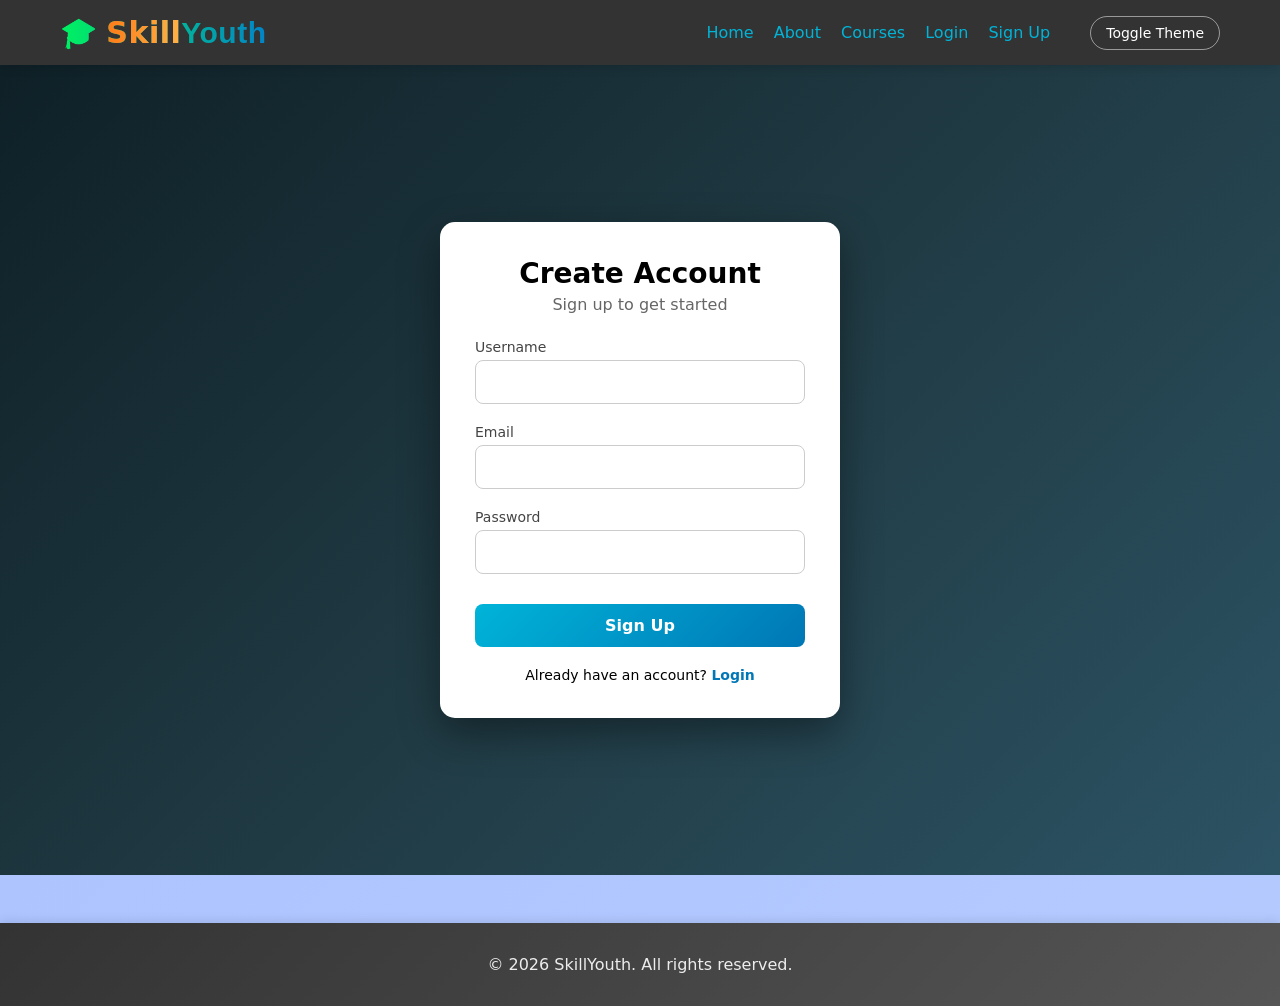
<file: Project/wwwroot/signup.html>
<!DOCTYPE html>
<html lang="en">

<head>
    <meta charset="UTF-8">
    <meta name="viewport" content="width=device-width, initial-scale=1.0">
    <title>Sign Up - SkillYouth</title>
    <link rel="stylesheet" href="styles.css">
</head>

<body>

    <header>
        <nav>
            <div class="logo">
                🎓 <span>Skill</span>Youth
            </div>
            <div class="hamburger" id="hamburger">
                <span></span>
                <span></span>
                <span></span>
            </div>
            <div class="nav-links" id="nav-links">
                <ul>
                    <li><a href="index.html">Home</a></li>
                    <li><a href="about.html">About</a></li>
                    <li><a href="courses.html">Courses</a></li>
                    <li><a href="login.html">Login</a></li>
                    <li><a href="signup.html">Sign Up</a></li>
                </ul>
                <div class="nav-buttons">
                    <button id="theme-toggle" class="modern-btn outline">Toggle Theme</button>
                </div>
            </div>
        </nav>
    </header>


    <section class="login-section">

        <div class="login-card">

            <h1>Create Account</h1>
            <p class="subtitle">Sign up to get started</p>

            <form id="signup-form">

                <div class="input-box">
                    <label for="username">Username</label>
                    <input type="text" id="username" required>
                </div>

                <div class="input-box">
                    <label for="email">Email</label>
                    <input type="email" id="email" required>
                </div>

                <div class="input-box">
                    <label for="password">Password</label>
                    <input type="password" id="password" required>
                </div>

                <button type="submit" class="login-btn" id="loginbtn">
                    Sign Up
                </button>

            </form>

            <p id="error-message"></p>

            <p class="signup-text">
                Already have an account?
                <a href="login.html">Login</a>
            </p>

        </div>

    </section>


    <footer>
        <p>&copy; 2026 SkillYouth. All rights reserved.</p>
    </footer>

    <script src="js/theme.js"></script>
    <script src="js/auth.js"></script>
    <script>
        const hamburger = document.getElementById('hamburger');
        const navLinks = document.getElementById('nav-links');

        hamburger.addEventListener('click', () => {
            navLinks.classList.toggle('active');
        });
    </script>
</body>

</html>
</file>
<file: Project/wwwroot/styles.css>
.dashboard {
    color: var(--google-green-light);
}

.dashboard p,
.dashboard span {
    color: var(--subtext-light);
}

* {
    font-family: 'Poppins', system-ui, sans-serif;
}

.welcome-section h1,
.welcome-section h2,
.welcome-section p {
    color: var(--text-light);
}


:root {
    --google-green: #34A853;
    --google-green-light: #81C995;
    --google-green-dark: #1E8E3E;

    --google-blue: #1A73E8;
    --bg-light: #F8F9FA;
    --card-bg: #FFFFFF;
    --text-main: #202124;
}


* {
    margin: 0;
    padding: 0;
    box-sizing: border-box;
}

::selection {
    background: var(--google-green);
    color: white;
}

::-moz-selection {
    background: var(--google-green);
    color: white;
}


body {
    margin: 0;
    font-family: 'Poppins', sans-serif;

    background: linear-gradient(135deg,
            #a8c0ff,
            #dbe9ff);

    background-size: 400% 400%;
    animation: gokuBG 12s ease infinite;

}



.container {
    max-width: 1200px;
    margin: 0 auto;
    padding: 0 20px;
}

header {
    background: linear-gradient(135deg, #1A73E8, #34A853);
    color: white;
    padding: 1rem 0;
    box-shadow: 0 2px 10px rgba(0, 0, 0, 0.15);
    position: sticky;
    top: 0;
    z-index: 100;
}


nav {
    display: flex;
    justify-content: space-between;
    align-items: center;
    max-width: 1200px;
    margin: 0 auto;
    padding: 0 20px;
}



.logo {
    font-size: 28px;
    font-weight: bold;
    letter-spacing: 1px;
    font-family: 'Trebuchet MS', sans-serif;
    background: linear-gradient(90deg, #00f260, #0284C7);
    -webkit-background-clip: text;
    -webkit-text-fill-color: transparent;
}



.logo span {
    background: linear-gradient(90deg, #ff7a18, #ffb347);
    -webkit-background-clip: text;
    -webkit-text-fill-color: transparent;
}


.logo {
    color: #ffffff;
}


.logo:hover {
    transform: scale(1.05);
}


ul {
    list-style: none;
    display: flex;
    gap: 20px;
}

ul a {
    color: white;
    text-decoration: none;
    font-weight: 500;
    transition: color 0.3s;
}

ul a:hover {
    color: #e0e0e0;
}

#theme-toggle {
    background: rgba(255, 255, 255, 0.2);
    border: 1px solid white;
    color: white;
    padding: 8px 15px;
    border-radius: 25px;
    cursor: pointer;
    font-weight: 500;
    transition: background 0.3s, transform 0.2s;
}

#theme-toggle:hover {
    background: rgba(255, 255, 255, 0.3);
    transform: scale(1.05);
}


main {
    padding: 3rem 0;
}

.hero {
    text-align: center;
    padding: 6rem 2rem;
    background: linear-gradient(135deg, #667eea 0%, #764ba2 100%);
    color: white;
    border-radius: 10px;
    margin: 2rem 0;
    box-shadow: 0 4px 20px rgba(0, 0, 0, 0.1);
    transition: transform 0.3s;
}

.hero:hover {
    transform: translateY(-5px);
}

.hero h1 {
    font-size: 3rem;
    margin-bottom: 1rem;
    font-weight: 700;
}

.hero p {
    font-size: 1.2rem;
    margin-bottom: 2rem;
}

.btn {
    background: linear-gradient(135deg, #38BDF8, #0EA5E9);
    color: white;
    border: none;
    padding: 12px 24px;
    border-radius: 10px;
    font-weight: 600;
    box-shadow: 0 0 15px rgba(56, 189, 248, 0.6);
    transition: 0.3s;
    cursor: pointer;
}

.btn:hover {
    transform: scale(1.05);
    box-shadow: 0 0 25px rgba(255, 255, 255, 0.6);
}

.features {
    padding: 3rem 0;
    background-color: #ffffff;
    border-radius: 10px;
    margin: 2rem 0;
    box-shadow: 0 2px 15px rgba(0, 0, 0, 0.05);
}

.features h2 {
    text-align: center;
    font-size: 2.5rem;
    margin-bottom: 2rem;
    color: #007bff;
    font-weight: 700;
}

.feature-grid {
    display: grid;
    grid-template-columns: repeat(auto-fit, minmax(300px, 1fr));
    gap: 2rem;
    margin-top: 2rem;
}

.feature {
    background: #ffffff;
    padding: 2rem;
    border-radius: 15px;
    box-shadow: 0 4px 20px rgba(0, 0, 0, 0.1);
    text-align: center;
    transition: transform 0.3s, box-shadow 0.3s;
    border: 1px solid #e9ecef;
}

.feature:hover {
    transform: translateY(-10px);
    box-shadow: 0 8px 30px rgba(0, 0, 0, 0.15);
}

.feature h3 {
    font-size: 1.5rem;
    margin-bottom: 1rem;
    color: #007bff;
    font-weight: 600;
}

.feature p {
    font-size: 1rem;
    color: #666;
}

.feature:nth-child(1)::before {
    content: "🎓";
    font-size: 3rem;
    display: block;
    margin-bottom: 1rem;
}

.feature:nth-child(2)::before {
    content: "👨‍🏫";
    font-size: 3rem;
    display: block;
    margin-bottom: 1rem;
}

.feature:nth-child(3)::before {
    content: "📚";
    font-size: 3rem;
    display: block;
    margin-bottom: 1rem;
}

.form-section {
    max-width: 500px;
    margin: 4rem auto;
    padding: 2rem;
    background: #ffffff;
    border-radius: 15px;
    box-shadow: 0 4px 20px rgba(0, 0, 0, 0.1);
    text-align: center;
}

.form-section h1 {
    font-size: 2.5rem;
    margin-bottom: 2rem;
    color: #007bff;
    font-weight: 700;
}

.form-section form {
    display: flex;
    flex-direction: column;
    gap: 1rem;
}

.form-section label {
    text-align: left;
    font-weight: 600;
    color: #333;
}

.form-section input {
    padding: 12px;
    border: 1px solid #dadce0;
    border-radius: 6px;
    font-size: 1rem;
    transition: 0.25s;
}

.form-section input:focus {
    border-color: var(--google-green);
    outline: none;
    box-shadow: 0 0 0 2px rgba(52, 168, 83, 0.2);
}


#error-message {
    color: red;
    font-weight: 500;
    margin-top: 1rem;
}


footer {
    background: linear-gradient(135deg, #333, #555);
    color: white;
    text-align: center;
    padding: 2rem 0;
    margin-top: 3rem;
    box-shadow: 0 -2px 10px rgba(0, 0, 0, 0.1);
}

footer p {
    color: rgba(255, 255, 255, 0.9);
}



body.dark {
    background-color: #121212;
    color: #e0e0e0;
}

body.dark header {
    background: linear-gradient(135deg, #333, #555);
}

body.dark .hero {
    background: linear-gradient(135deg, #2c3e50, #34495e);
}

body.dark .features {
    background-color: #1e1e1e;
}

body.dark .feature {
    background: #2a2a2a;
    border-color: #444;
    color: #e0e0e0;
}

body.dark .feature h3 {
    color: #4fc3f7;
}

body.dark .feature p {
    color: #bbb;
}

body.dark .form-section {
    background: #2a2a2a;
    color: #e0e0e0;
}

body.dark .form-section label {
    color: #e0e0e0;
}

body.dark .form-section input {
    background: #333;
    border-color: #555;
    color: #e0e0e0;
}

body.dark footer {
    background: linear-gradient(135deg, #000, #222);
}

body.dark .btn {
    background: linear-gradient(135deg, #ff5722, #ff9800);
}

body.dark .btn:hover {
    background: linear-gradient(135deg, #ff9800, #ff5722);
}


@media (max-width: 768px) {
    nav {
        flex-direction: column;
        gap: 1rem;
    }

    ul {
        flex-direction: column;
        gap: 10px;
    }

    .hero h1 {
        font-size: 2.2rem;
    }

    .hero p {
        font-size: 1rem;
    }

    .features h2 {
        font-size: 2rem;
    }

    .feature-grid {
        grid-template-columns: 1fr;
    }

    .feature {
        padding: 1.5rem;
    }

    .form-section {
        margin: 2rem auto;
        padding: 1.5rem;
    }

    .form-section h1 {
        font-size: 2rem;
    }
}

@media (max-width: 480px) {
    .hero {
        padding: 4rem 1rem;
    }

    .btn {
        padding: 10px 20px;
        font-size: 1rem;
    }

    .form-section {
        padding: 1rem;
    }
}



.about-hero {
    text-align: center;
    padding: 6rem 2rem;
    background: linear-gradient(135deg, #667eea 0%, #764ba2 100%);
    color: white;
    border-radius: 10px;
    margin: 2rem 0;
    box-shadow: 0 4px 20px rgba(0, 0, 0, 0.1);
    transition: transform 0.3s;
}

.about-hero:hover {
    transform: translateY(-5px);
}

.about-hero h1 {
    font-size: 3rem;
    margin-bottom: 1rem;
    font-weight: 700;
}

.about-hero p {
    font-size: 1.2rem;
    opacity: 0.9;
    max-width: 600px;
    margin: 0 auto;
}


.mission-details {
    padding: 3rem 0;
    background-color: #ffffff;
    border-radius: 10px;
    margin: 2rem 0;
    box-shadow: 0 2px 15px rgba(0, 0, 0, 0.05);
}

.mission-details h2 {
    text-align: center;
    font-size: 2.5rem;
    margin-bottom: 2rem;
    color: #007bff;
    font-weight: 700;
}

.mission-details p {
    font-size: 1.1rem;
    line-height: 1.8;
    text-align: center;
    max-width: 800px;
    margin: 0 auto 3rem;
}

.mission-points {
    display: grid;
    grid-template-columns: repeat(auto-fit, minmax(250px, 1fr));
    gap: 2rem;
    margin-top: 2rem;
}

.point {
    background: #ffffff;
    padding: 2rem;
    border-radius: 15px;
    box-shadow: 0 4px 20px rgba(0, 0, 0, 0.1);
    text-align: center;
    transition: transform 0.3s, box-shadow 0.3s;
    border: 1px solid #e9ecef;
}

.point:hover {
    transform: translateY(-10px);
    box-shadow: 0 8px 30px rgba(0, 0, 0, 0.15);
}

.point .icon {
    font-size: 3rem;
    margin-bottom: 1rem;
}

.point h3 {
    font-size: 1.5rem;
    margin-bottom: 1rem;
    color: #007bff;
    font-weight: 600;
}

.point p {
    font-size: 1rem;
    color: #666;
}


.cta-section {
    padding: 3rem 0;
    background: linear-gradient(135deg, #ff7e5f, #feb47b);
    color: white;
    text-align: center;
    border-radius: 10px;
    margin: 2rem 0;
    box-shadow: 0 4px 20px rgba(0, 0, 0, 0.1);
}

.cta-section h2 {
    font-size: 2.5rem;
    margin-bottom: 1rem;
    font-weight: 700;
}

.cta-section p {
    color: rgba(255, 255, 255, 0.95);
}



body.dark .about-hero {
    background: linear-gradient(135deg, #2c3e50, #34495e);
}

body.dark .mission-details {
    background-color: #1e1e1e;
    color: #e0e0e0;
}

body.dark .point {
    background: #2a2a2a;
    border-color: #444;
    color: #e0e0e0;
}

body.dark .point h3 {
    color: #4fc3f7;
}

body.dark .point p {
    color: #bbb;
}

body.dark .cta-section {
    background: linear-gradient(135deg, #ff5722, #ff9800);
}


@media (max-width: 768px) {
    .about-hero h1 {
        font-size: 2.2rem;
    }

    .mission-details h2 {
        font-size: 2rem;
    }

    .mission-points {
        grid-template-columns: 1fr;
    }

    .point {
        padding: 1.5rem;
    }

    .cta-section h2 {
        font-size: 2rem;
    }
}



.course {
    background: rgba(20, 20, 20, 0.85);
    
    backdrop-filter: blur(12px);
    -webkit-backdrop-filter: blur(12px);

    padding: 28px;
    border-radius: 18px;

    box-shadow:
        0 15px 40px rgba(0, 0, 0, 0.5),
        inset 0 0 0 1px rgba(255, 255, 255, 0.05);

    text-align: left;
    color: #fff;

    display: flex;
    flex-direction: column;
    justify-content: space-between;

    transition: all 0.3s ease;
}


.course:hover {
    transform: translateY(-8px) scale(1.02);
    box-shadow: 0 25px 55px rgba(0, 0, 0, 0.7);
}

.course h3 {
    color: #ffffff;
    font-size: 1.4rem;
    margin-bottom: 10px;
}

.course p {
    color: #cccccc;
    line-height: 1.5;
    font-size: 0.95rem;
}




.course .btn {
    width: 100%;
    margin-top: 15px;

    background: linear-gradient(135deg, #00b4d8, #0077b6);

    border-radius: 10px;
    padding: 12px;

    font-size: 15px;
    font-weight: 600;

    box-shadow: 0 5px 15px rgba(0, 180, 216, 0.5);

    transition: 0.3s;
}

.course .btn:hover {
    transform: translateY(-2px);
    box-shadow: 0 8px 25px rgba(0, 180, 216, 0.8);
}

.course-grid {
    display: grid;
    grid-template-columns: repeat(auto-fill, minmax(300px, 1fr));
    gap: 25px;

    
    max-width: 1200px;
    margin: auto;
}



.profile {
    background-color: white;
    padding: 1.5rem;
    border-radius: 8px;
    margin-bottom: 2rem;
    box-shadow: 0 2px 4px rgba(0, 0, 0, 0.1);
}


.profile-info {
    display: flex;
    align-items: center;
    gap: 1rem;
}

.profile-pic {
    width: 80px;
    height: 80px;
    border-radius: 50%;
    object-fit: cover;
}

.details p {
    margin-bottom: 0.5rem;
}

.progress {
    background-color: white;
    padding: 1.5rem;
    border-radius: 8px;
    margin-bottom: 2rem;
    box-shadow: 0 2px 4px rgba(0, 0, 0, 0.1);
}

body.dark .progress,
body.dark-theme .progress {
    background-color: #1e1e1e;
}

.progress ul {
    list-style: none;
}

.progress li {
    margin-bottom: 1rem;
    display: flex;
    flex-direction: column;
    
    align-items: flex-start;
    
    gap: 0.5rem;
    
}

progress {
    width: 100%;
    
    height: 20px;
    border-radius: 10px;
    
}


.achievements {
    background-color: white;
    padding: 1.5rem;
    border-radius: 8px;
    margin-bottom: 2rem;
    box-shadow: 0 2px 4px rgba(0, 0, 0, 0.1);
}

body.dark .achievements,
body.dark-theme .achievements {
    background-color: #1e1e1e;
}

.achievements ul {
    list-style: none;
}

.achievements li {
    margin-bottom: 0.5rem;
}


.recommendations {
    background-color: white;
    padding: 1.5rem;
    border-radius: 8px;
    margin-bottom: 2rem;
    box-shadow: 0 2px 4px rgba(0, 0, 0, 0.1);
}

body.dark .recommendations,
body.dark-theme .recommendations {
    background-color: #1e1e1e;
}

/* ===============================
   COURSE CARD - LIGHT MODE
================================ */

.course-card {
    background: rgba(255, 255, 255, 0.95);
    color: #111;

    border-radius: 14px;
    padding: 22px;

    box-shadow: 0 10px 25px rgba(0, 0, 0, 0.15);

    transition: all 0.3s ease;
}


.course-card:hover {
    transform: translateY(-6px);
    box-shadow: 0 15px 35px rgba(0, 0, 0, 0.25);
}


.card {
    background-color: #f8f9fa;
    padding: 1rem;
    border-radius: 8px;
    flex: 1 1 300px;
    box-shadow: 0 1px 2px rgba(0, 0, 0, 0.1);
}

body.dark .card,
body.dark-theme .card {
    background-color: #2a2a2a;
}

.card h4 {
    margin-bottom: 0.5rem;
    color: #007bff;
}

.card p {
    margin-bottom: 1rem;
}

.card a {
    color: #28a745;
    text-decoration: none;
    font-weight: bold;
}

.card a:hover {
    text-decoration: underline;
}

.activities {
    background-color: white;
    padding: 1.5rem;
    border-radius: 8px;
    margin-bottom: 2rem;
    box-shadow: 0 2px 4px rgba(0, 0, 0, 0.1);
}

body.dark .activities,
body.dark-theme .activities {
    background-color: #1e1e1e;
}

.activities ul {
    list-style: none;
}

.activities li {
    margin-bottom: 0.5rem;
}


.stats {
    background-color: white;
    padding: 1.5rem;
    border-radius: 8px;
    margin-bottom: 2rem;
    box-shadow: 0 2px 4px rgba(0, 0, 0, 0.1);
}

body.dark .stats,
body.dark-theme .stats {
    background-color: #1e1e1e;
}

.stat-grid {
    display: grid;
    grid-template-columns: repeat(auto-fit, minmax(200px, 1fr));
    gap: 1rem;
}

.stat {
    text-align: center;
    padding: 1rem;
    background-color: #f8f9fa;
    border-radius: 8px;
}

body.dark .stat,
body.dark-theme .stat {
    background-color: #2a2a2a;
}

.stat h4 {
    margin-bottom: 0.5rem;
    color: #007bff;
}

.stat p {
    font-size: 1.5rem;
    font-weight: bold;
}

#logout-btn {
    background: #EA4335;
    color: white;
    border: none;
    padding: 0.7rem 1.4rem;
    border-radius: 20px;
    cursor: pointer;
    font-weight: 600;
    transition: 0.25s;
}


#logout-btn::before {
    content: "🚪";
    margin-right: 0.5rem;
    font-size: 1rem;
}

#logout-btn:hover {
    background: #D93025;
    transform: translateY(-2px);
}

#logout-btn:active {
    transform: translateY(0);
    
    box-shadow: 0 2px 4px rgba(0, 0, 0, 0.1);
}


body.dark #logout-btn,
body.dark-theme #logout-btn {
    background-color: #e74c3c;
    
}

body.dark #logout-btn:hover,
body.dark-theme #logout-btn:hover {
    background-color: #c0392b;
}


@media (max-width: 768px) {
    #logout-btn {
        padding: 0.5rem 1rem;
        
        font-size: 0.8rem;
    }

    #logout-btn::before {
        margin-right: 0.25rem;
        font-size: 0.9rem;
    }
}


nav button {
    border: none;
    padding: 8px 18px;
    margin-left: 10px;
    border-radius: 25px;
    font-size: 14px;
    font-weight: 600;
    cursor: pointer;
    transition: all 0.3s ease;
    display: flex;
    align-items: center;
    gap: 6px;
}


#admin-btn {
    background: linear-gradient(135deg, #00b4d8, #0077b6);
    color: white;
}


#logout-btn {
    background: linear-gradient(135deg, #ff4d4d, #d62828);
    color: white;
}


#theme-toggle {
    background: transparent;
    color: white;
    border: 1px solid rgba(255, 255, 255, 0.5);
}


#add-admin-btn {
    background: linear-gradient(135deg, #4cc9f0, #4895ef);
    color: white;
}


nav button:hover {
    transform: translateY(-2px);
    box-shadow: 0 6px 15px rgba(0, 0, 0, 0.3);
    opacity: 0.95;
}


nav button:active {
    transform: scale(0.96);
}

.user-management,
.course-management {
    background-color: white;
    padding: 1.5rem;
    border-radius: 8px;
    margin-bottom: 2rem;
    box-shadow: 0 2px 4px rgba(0, 0, 0, 0.1);
}

body.dark .user-management,
body.dark .course-management {
    background-color: #1e1e1e;
}

.user-management ul,
.course-management ul {
    list-style: none;
    margin-bottom: 1rem;
}

.user-management li,
.course-management li {
    margin-bottom: 0.5rem;
}

.analytics {
    background-color: white;
    padding: 1.5rem;
    border-radius: 8px;
    margin-bottom: 2rem;
    box-shadow: 0 2px 4px rgba(0, 0, 0, 0.1);
}

body.dark .analytics {
    background-color: #1e1e1e;
}

#add-admin-btn {
    background: var(--google-blue);
    color: white;
    border: none;
    padding: 0.5rem 1rem;
    border-radius: 6px;
    cursor: pointer;
    font-weight: 500;
    transition: 0.25s;
}

#add-admin-btn:hover {
    background: #1558c0;
}


body.dark #add-admin-btn {
    background-color: #4fc3f7;
}

body.dark #add-admin-btn:hover {
    background-color: #29b6f6;
}


@media (max-width: 768px) {
    #add-admin-btn {
        margin-left: 0;
        margin-top: 0.5rem;
    }
}

/* ==============================
   PROFESSIONAL USER TABLE
============================== */

.user-list {
    margin-top: 25px;
    background: #ffffff;
    padding: 20px;
    border-radius: 14px;
    box-shadow: 0 8px 25px rgba(0, 0, 0, 0.15);
}


.user-table {
    width: 100%;
    border-collapse: collapse;
    font-family: "Segoe UI", sans-serif;
    background: white;
}


.user-table thead {
    background: linear-gradient(45deg, #1c2833, #34495e);
}

.user-table th {
    padding: 16px;
    text-align: left;
    color: white;
    font-size: 15px;
    letter-spacing: 0.5px;
}


.user-table td {
    padding: 14px 16px;
    font-size: 14px;
    color: #2c3e50;
    
    border-bottom: 1px solid #e5e5e5;
}


.user-table tbody tr:nth-child(even) {
    background: #f9fbfc;
}


.user-table tbody tr:hover {
    background: #e3f2fd;
    transform: scale(1.01);
    transition: 0.2s ease;
    cursor: pointer;
}


.user-table tbody tr.active {
    background: #34A853 !important;
    color: white;
}


.user-table tbody tr.active td {
    color: white;
}


.level-beginner {
    color: #1565c0;
    font-weight: 600;
}

.level-intermediate {
    color: #ef6c00;
    font-weight: 600;
}

.level-pro {
    color: #2e7d32;
    font-weight: 600;
}


.date-cell {
    color: #555;
    font-size: 13px;
}




.feature,
.course,
.profile,
.progress,
.achievements,
.recommendations,
.activities,
.stats,
.user-management,
.course-management,
.analytics,
.user-list {
    border-radius: 12px;
    background: var(--card-bg);
    transition: 0.3s;
}

.feature:hover,
.course:hover {
    transform: translateY(-6px);
}



.login-section {
    min-height: 90vh;
    display: flex;
    justify-content: center;
    align-items: center;
    background: linear-gradient(135deg, #0f2027, #203a43, #2c5364);
}

.login-card {
    width: 100%;
    max-width: 400px;
    background: #ffffff;
    padding: 35px;
    border-radius: 15px;
    box-shadow: 0 15px 40px rgba(0, 0, 0, 0.4);
    text-align: center;
    animation: fadeIn 0.6s ease;
}

@keyframes fadeIn {
    from {
        opacity: 0;
        transform: translateY(20px);
    }

    to {
        opacity: 1;
        transform: translateY(0);
    }
}

.login-card h1 {
    font-size: 28px;
    margin-bottom: 5px;
}

.subtitle {
    color: #666;
    margin-bottom: 25px;
}



.input-box {
    text-align: left;
    margin-bottom: 20px;
}

.input-box label {
    font-size: 14px;
    color: #444;
    margin-bottom: 5px;
    display: block;
}

.input-box input {
    width: 100%;
    padding: 12px;
    border-radius: 8px;
    border: 1px solid #ccc;
    outline: none;
    font-size: 15px;
    transition: 0.3s;
}

.input-box input:focus {
    border-color: #00b4d8;
    box-shadow: 0 0 5px rgba(0, 180, 216, 0.4);
}



.login-btn {
    width: 100%;
    padding: 12px;
    background: linear-gradient(135deg, #00b4d8, #0077b6);
    border: none;
    border-radius: 8px;
    color: white;
    font-size: 16px;
    font-weight: 600;
    cursor: pointer;
    transition: 0.3s;
    margin-top: 10px;
}

.login-btn:hover {
    transform: translateY(-2px);
    box-shadow: 0 5px 15px rgba(0, 180, 216, 0.5);
}



#error-message {
    margin-top: 12px;
    color: red;
    font-size: 14px;
}



.signup-text {
    margin-top: 20px;
    font-size: 14px;
}

.signup-text a {
    color: #0077b6;
    font-weight: bold;
    text-decoration: none;
}

.signup-text a:hover {
    text-decoration: underline;
}



body.dark .login-card {
    background: #1e1e1e;
    color: #ffffff;
}

body.dark .login-card h1 {
    color: #ffffff;
}

body.dark .subtitle {
    color: #cccccc;
    
}

body.dark .input-box label {
    color: #dddddd;
}

body.dark .input-box input {
    background: #2a2a2a;
    color: #ffffff;
    border-color: #555;
}

body.dark .signup-text {
    color: #cccccc;
}

body.dark .signup-text a {
    color: #4fc3f7;
}




.section-title {
    font-size: 2.5rem;
    font-weight: 700;
    color: #ffffff;
    letter-spacing: 1px;
    margin-bottom: 25px;
    position: relative;
}


.section-title::after {
    content: "";
    display: block;
    width: 80px;
    height: 4px;
    background: linear-gradient(90deg, #ff7a18, #ffb347);
    margin-top: 8px;
    border-radius: 2px;
}


* {
    font-family: 'Poppins', system-ui, sans-serif;
}

* {
    margin: 0;
    padding: 0;
    box-sizing: border-box;
}

::selection {
    background: var(--google-green);
    color: white;
}

::-moz-selection {
    background: var(--google-green);
    color: white;
}

.container {
    max-width: 1200px;
    margin: 0 auto;
    padding: 0 20px;
}

header {
    background: linear-gradient(135deg, #1A73E8, #34A853);
    color: white;
    padding: 1rem 0;
    box-shadow: 0 2px 10px rgba(0, 0, 0, 0.15);
    position: sticky;
    top: 0;
    z-index: 100;
}


nav {
    display: flex;
    justify-content: space-between;
    align-items: center;
    max-width: 1200px;
    margin: 0 auto;
    padding: 0 20px;
}


.logo {
    font-size: 30px;
    font-weight: 700;
    letter-spacing: 0.5px;
}


.logo span {
    background: linear-gradient(90deg, #ff7a18, #ffb347);
    -webkit-background-clip: text;
    -webkit-text-fill-color: transparent;
}


.logo {
    color: #ffffff;
}


.logo:hover {
    transform: scale(1.05);
}


ul {
    list-style: none;
    display: flex;
    gap: 20px;
}

ul a {
    color: white;
    text-decoration: none;
    font-weight: 500;
    transition: color 0.3s;
}

ul a:hover {
    color: #e0e0e0;
}

#theme-toggle {
    background: rgba(255, 255, 255, 0.2);
    border: 1px solid white;
    color: white;
    padding: 8px 15px;
    border-radius: 25px;
    cursor: pointer;
    font-weight: 500;
    transition: background 0.3s, transform 0.2s;
}

#theme-toggle:hover {
    background: rgba(255, 255, 255, 0.3);
    transform: scale(1.05);
}


main {
    padding: 3rem 0;
}


.hero:hover {
    transform: translateY(-5px);
}

.hero h1 {
    font-size: 3rem;
    margin-bottom: 1rem;
    font-weight: 700;
}

.hero p {
    font-size: 1.2rem;
    margin-bottom: 2rem;
}


.features h2 {
    text-align: center;
    font-size: 2.5rem;
    margin-bottom: 2rem;
    color: #007bff;
    font-weight: 700;
}

.feature-grid {
    display: grid;
    grid-template-columns: repeat(auto-fit, minmax(300px, 1fr));
    gap: 2rem;
    margin-top: 2rem;
}

.feature {
    background: #ffffff;
    padding: 2rem;
    border-radius: 15px;
    box-shadow: 0 4px 20px rgba(0, 0, 0, 0.1);
    text-align: center;
    transition: transform 0.3s, box-shadow 0.3s;
    border: 1px solid #e9ecef;
}

.feature:hover {
    transform: translateY(-10px);
    box-shadow: 0 8px 30px rgba(0, 0, 0, 0.15);
}

.feature h3 {
    font-size: 1.5rem;
    margin-bottom: 1rem;
    color: #007bff;
    font-weight: 600;
}

.feature p {
    font-size: 1rem;
    color: #666;
}

.feature:nth-child(1)::before {
    content: "🎓";
    font-size: 3rem;
    display: block;
    margin-bottom: 1rem;
}

.feature:nth-child(2)::before {
    content: "👨‍🏫";
    font-size: 3rem;
    display: block;
    margin-bottom: 1rem;
}

.feature:nth-child(3)::before {
    content: "📚";
    font-size: 3rem;
    display: block;
    margin-bottom: 1rem;
}

.form-section {
    max-width: 500px;
    margin: 4rem auto;
    padding: 2rem;
    background: #ffffff;
    border-radius: 15px;
    box-shadow: 0 4px 20px rgba(0, 0, 0, 0.1);
    text-align: center;
}

.form-section h1 {
    font-size: 2.5rem;
    margin-bottom: 2rem;
    color: #007bff;
    font-weight: 700;
}

.form-section form {
    display: flex;
    flex-direction: column;
    gap: 1rem;
}

.form-section label {
    text-align: left;
    font-weight: 600;
    color: #333;
}

.form-section input {
    padding: 12px;
    border: 1px solid #dadce0;
    border-radius: 6px;
    font-size: 1rem;
    transition: 0.25s;
}

.form-section input:focus {
    border-color: var(--google-green);
    outline: none;
    box-shadow: 0 0 0 2px rgba(52, 168, 83, 0.2);
}


#error-message {
    color: red;
    font-weight: 500;
    margin-top: 1rem;
}


footer {
    background: linear-gradient(135deg, #333, #555);
    color: white;
    text-align: center;
    padding: 2rem 0;
    margin-top: 3rem;
    box-shadow: 0 -2px 10px rgba(0, 0, 0, 0.1);
}

footer p {
    color: rgba(255, 255, 255, 0.9);
}



body.dark {
    background-color: #121212;
    color: #e0e0e0;
}

body.dark header {
    background: linear-gradient(135deg, #333, #555);
}

body.dark .hero {
    background: linear-gradient(135deg, #2c3e50, #34495e);
}

body.dark .features {
    background-color: #1e1e1e;
}

body.dark .feature {
    background: #2a2a2a;
    border-color: #444;
    color: #e0e0e0;
}

body.dark .feature h3 {
    color: #4fc3f7;
}

body.dark .feature p {
    color: #bbb;
}

body.dark .form-section {
    background: #2a2a2a;
    color: #e0e0e0;
}

body.dark .form-section label {
    color: #e0e0e0;
}

body.dark .form-section input {
    background: #333;
    border-color: #555;
    color: #e0e0e0;
}

body.dark footer {
    background: linear-gradient(135deg, #000, #222);
}

body.dark .btn {
    background: linear-gradient(135deg, #ff5722, #ff9800);
}

body.dark .btn:hover {
    background: linear-gradient(135deg, #ff9800, #ff5722);
}


@media (max-width: 768px) {
    nav {
        flex-direction: column;
        gap: 1rem;
    }

    ul {
        flex-direction: column;
        gap: 10px;
    }

    .hero h1 {
        font-size: 2.2rem;
    }

    .hero p {
        font-size: 1rem;
    }

    .features h2 {
        font-size: 2rem;
    }

    .feature-grid {
        grid-template-columns: 1fr;
    }

    .feature {
        padding: 1.5rem;
    }

    .form-section {
        margin: 2rem auto;
        padding: 1.5rem;
    }

    .form-section h1 {
        font-size: 2rem;
    }
}

@media (max-width: 480px) {
    .hero {
        padding: 4rem 1rem;
    }

    .btn {
        padding: 10px 20px;
        font-size: 1rem;
    }

    .form-section {
        padding: 1rem;
    }
}

.mission-details {
    padding: 3rem 0;
    background-color: #ffffff;
    border-radius: 10px;
    margin: 2rem 0;
    box-shadow: 0 2px 15px rgba(0, 0, 0, 0.05);
}

.mission-details h2 {
    text-align: center;
    font-size: 2.5rem;
    margin-bottom: 2rem;
    color: #007bff;
    font-weight: 700;
}

.mission-details p {
    font-size: 1.1rem;
    line-height: 1.8;
    text-align: center;
    max-width: 800px;
    margin: 0 auto 3rem;
}

.mission-points {
    display: grid;
    grid-template-columns: repeat(auto-fit, minmax(250px, 1fr));
    gap: 2rem;
    margin-top: 2rem;
}

.point {
    background: #ffffff;
    padding: 2rem;
    border-radius: 15px;
    box-shadow: 0 4px 20px rgba(0, 0, 0, 0.1);
    text-align: center;
    transition: transform 0.3s, box-shadow 0.3s;
    border: 1px solid #e9ecef;
}

.point:hover {
    transform: translateY(-10px);
    box-shadow: 0 8px 30px rgba(0, 0, 0, 0.15);
}

.point .icon {
    font-size: 3rem;
    margin-bottom: 1rem;
}

.point h3 {
    font-size: 1.5rem;
    margin-bottom: 1rem;
    color: #007bff;
    font-weight: 600;
}

.point p {
    font-size: 1rem;
    color: #666;
}


.cta-section {
    padding: 3rem 0;
    background: linear-gradient(135deg, #ff7e5f, #feb47b);
    color: white;
    text-align: center;
    border-radius: 10px;
    margin: 2rem 0;
    box-shadow: 0 4px 20px rgba(0, 0, 0, 0.1);
}

.cta-section h2 {
    font-size: 2.5rem;
    margin-bottom: 1rem;
    font-weight: 700;
}

.cta-section p {
    color: rgba(255, 255, 255, 0.95);
}



body.dark .about-hero {
    background: linear-gradient(135deg, #2c3e50, #34495e);
}

body.dark .mission-details {
    background-color: #1e1e1e;
    color: #e0e0e0;
}

body.dark .point {
    background: #2a2a2a;
    border-color: #444;
    color: #e0e0e0;
}

body.dark .point h3 {
    color: #4fc3f7;
}

body.dark .point p {
    color: #bbb;
}

body.dark .cta-section {
    background: linear-gradient(135deg, #ff5722, #ff9800);
}


@media (max-width: 768px) {
    .about-hero h1 {
        font-size: 2.2rem;
    }

    .mission-details h2 {
        font-size: 2rem;
    }

    .mission-points {
        grid-template-columns: 1fr;
    }

    .point {
        padding: 1.5rem;
    }

    .cta-section h2 {
        font-size: 2rem;
    }
}



.course:hover {
    transform: translateY(-8px) scale(1.02);
    box-shadow: 0 25px 55px rgba(0, 0, 0, 0.7);
}

.course h3 {
    color: #ffffff;
    font-size: 1.4rem;
    margin-bottom: 10px;
}

.course p {
    color: #cccccc;
    line-height: 1.5;
    font-size: 0.95rem;
}


.course img {
    width: 100%;
    height: 180px;

    object-fit: cover;
    border-radius: 12px;

    margin-bottom: 15px;

    background: #111;
}


.course .btn {
    width: 100%;
    margin-top: 15px;

    background: linear-gradient(135deg, #00b4d8, #0077b6);

    border-radius: 10px;
    padding: 12px;

    font-size: 15px;
    font-weight: 600;

    box-shadow: 0 5px 15px rgba(0, 180, 216, 0.5);

    transition: 0.3s;
}

.course .btn:hover {
    transform: translateY(-2px);
    box-shadow: 0 8px 25px rgba(0, 180, 216, 0.8);
}

.course-grid {
    align-items: stretch;
}



.dashboard {
    max-width: 1200px;
    margin: 0 auto;
    padding: 0 1rem;
}

.dashboard h1 {
    margin-bottom: 1rem;
    color: #007bff;
}

.dashboard p {
    margin-bottom: 2rem;
}

body.dark .profile,
body.dark-theme .profile {
    background-color: #1e1e1e;
}




.details p {
    margin-bottom: 0.5rem;
}

.progress {
    background-color: white;
    padding: 1.5rem;
    border-radius: 8px;
    margin-bottom: 2rem;
    box-shadow: 0 2px 4px rgba(0, 0, 0, 0.1);
}

body.dark .progress,
body.dark-theme .progress {
    background-color: #1e1e1e;
}

.progress ul {
    list-style: none;
}

.progress li {
    margin-bottom: 1rem;
    display: flex;
    flex-direction: column;
    
    align-items: flex-start;
    
    gap: 0.5rem;
    
}

progress {
    width: 100%;
    
    height: 20px;
    border-radius: 10px;
    
}


.achievements {
    background-color: white;
    padding: 1.5rem;
    border-radius: 8px;
    margin-bottom: 2rem;
    box-shadow: 0 2px 4px rgba(0, 0, 0, 0.1);
}

body.dark .achievements,
body.dark-theme .achievements {
    background-color: #1e1e1e;
}

.achievements ul {
    list-style: none;
}

.achievements li {
    margin-bottom: 0.5rem;
}


.recommendations {
    background-color: white;
    padding: 1.5rem;
    border-radius: 8px;
    margin-bottom: 2rem;
    box-shadow: 0 2px 4px rgba(0, 0, 0, 0.1);
}

body.dark .recommendations,
body.dark-theme .recommendations {
    background-color: #1e1e1e;
}

.course-cards {
    display: flex;
    gap: 1rem;
    flex-wrap: wrap;
}

.card {
    background-color: #f8f9fa;
    padding: 1rem;
    border-radius: 8px;
    flex: 1 1 300px;
    box-shadow: 0 1px 2px rgba(0, 0, 0, 0.1);
}

body.dark .card,
body.dark-theme .card {
    background-color: #2a2a2a;
}

.card h4 {
    margin-bottom: 0.5rem;
    color: #007bff;
}

.card p {
    margin-bottom: 1rem;
}

.card a {
    color: #28a745;
    text-decoration: none;
    font-weight: bold;
}

.card a:hover {
    text-decoration: underline;
}

.activities {
    background-color: white;
    padding: 1.5rem;
    border-radius: 8px;
    margin-bottom: 2rem;
    box-shadow: 0 2px 4px rgba(0, 0, 0, 0.1);
}

body.dark .activities,
body.dark-theme .activities {
    background-color: #1e1e1e;
}

.activities ul {
    list-style: none;
}

.activities li {
    margin-bottom: 0.5rem;
}


.stats {
    background-color: white;
    padding: 1.5rem;
    border-radius: 8px;
    margin-bottom: 2rem;
    box-shadow: 0 2px 4px rgba(0, 0, 0, 0.1);
}

body.dark .stats,
body.dark-theme .stats {
    background-color: #1e1e1e;
}

.stat-grid {
    display: grid;
    grid-template-columns: repeat(auto-fit, minmax(200px, 1fr));
    gap: 1rem;
}

.stat {
    text-align: center;
    padding: 1rem;
    background-color: #f8f9fa;
    border-radius: 8px;
}

body.dark .stat,
body.dark-theme .stat {
    background-color: #2a2a2a;
}

.stat h4 {
    margin-bottom: 0.5rem;
    color: #007bff;
}

.stat p {
    font-size: 1.5rem;
    font-weight: bold;
}

#logout-btn {
    background: #EA4335;
    color: white;
    border: none;
    padding: 0.7rem 1.4rem;
    border-radius: 20px;
    cursor: pointer;
    font-weight: 600;
    transition: 0.25s;
}


#logout-btn::before {
    content: "🚪";
    margin-right: 0.5rem;
    font-size: 1rem;
}

#logout-btn:hover {
    background: #D93025;
    transform: translateY(-2px);
}

#logout-btn:active {
    transform: translateY(0);
    
    box-shadow: 0 2px 4px rgba(0, 0, 0, 0.1);
}


body.dark #logout-btn,
body.dark-theme #logout-btn {
    background-color: #e74c3c;
    
}

body.dark #logout-btn:hover,
body.dark-theme #logout-btn:hover {
    background-color: #c0392b;
}


@media (max-width: 768px) {
    #logout-btn {
        padding: 0.5rem 1rem;
        
        font-size: 0.8rem;
    }

    #logout-btn::before {
        margin-right: 0.25rem;
        font-size: 0.9rem;
    }
}


nav button {
    border: none;
    padding: 8px 18px;
    margin-left: 10px;
    border-radius: 25px;
    font-size: 14px;
    font-weight: 600;
    cursor: pointer;
    transition: all 0.3s ease;
    display: flex;
    align-items: center;
    gap: 6px;
}


#admin-btn {
    background: linear-gradient(135deg, #00b4d8, #0077b6);
    color: white;
}


#logout-btn {
    background: linear-gradient(135deg, #ff4d4d, #d62828);
    color: white;
}


#theme-toggle {
    background: transparent;
    color: white;
    border: 1px solid rgba(255, 255, 255, 0.5);
}


#add-admin-btn {
    background: linear-gradient(135deg, #4cc9f0, #4895ef);
    color: white;
}


nav button:hover {
    transform: translateY(-2px);
    box-shadow: 0 6px 15px rgba(0, 0, 0, 0.3);
    opacity: 0.95;
}


nav button:active {
    transform: scale(0.96);
}

.user-management,
.course-management {
    background-color: white;
    padding: 1.5rem;
    border-radius: 8px;
    margin-bottom: 2rem;
    box-shadow: 0 2px 4px rgba(0, 0, 0, 0.1);
}

body.dark .user-management,
body.dark .course-management {
    background-color: #1e1e1e;
}

.user-management ul,
.course-management ul {
    list-style: none;
    margin-bottom: 1rem;
}

.user-management li,
.course-management li {
    margin-bottom: 0.5rem;
}

.analytics {
    background-color: white;
    padding: 1.5rem;
    border-radius: 8px;
    margin-bottom: 2rem;
    box-shadow: 0 2px 4px rgba(0, 0, 0, 0.1);
}

body.dark .analytics {
    background-color: #1e1e1e;
}

#add-admin-btn {
    background: var(--google-blue);
    color: white;
    border: none;
    padding: 0.5rem 1rem;
    border-radius: 6px;
    cursor: pointer;
    font-weight: 500;
    transition: 0.25s;
}

#add-admin-btn:hover {
    background: #1558c0;
}


body.dark #add-admin-btn {
    background-color: #4fc3f7;
}

body.dark #add-admin-btn:hover {
    background-color: #29b6f6;
}


@media (max-width: 768px) {
    #add-admin-btn {
        margin-left: 0;
        margin-top: 0.5rem;
    }
}

/* ==============================
   PROFESSIONAL USER TABLE
============================== */

.user-list {
    margin-top: 25px;
    background: #ffffff;
    padding: 20px;
    border-radius: 14px;
    box-shadow: 0 8px 25px rgba(0, 0, 0, 0.15);
}


.user-table {
    width: 100%;
    border-collapse: collapse;
    font-family: "Segoe UI", sans-serif;
    background: white;
}


.user-table thead {
    background: linear-gradient(45deg, #1c2833, #34495e);
}

.user-table th {
    padding: 16px;
    text-align: left;
    color: white;
    font-size: 15px;
    letter-spacing: 0.5px;
}


.user-table td {
    padding: 14px 16px;
    font-size: 14px;
    color: #2c3e50;
    
    border-bottom: 1px solid #e5e5e5;
}


.user-table tbody tr:nth-child(even) {
    background: #f9fbfc;
}


.user-table tbody tr:hover {
    background: #e3f2fd;
    transform: scale(1.01);
    transition: 0.2s ease;
    cursor: pointer;
}


.user-table tbody tr.active {
    background: #34A853 !important;
    color: white;
}


.user-table tbody tr.active td {
    color: white;
}


.level-beginner {
    color: #1565c0;
    font-weight: 600;
}

.level-intermediate {
    color: #ef6c00;
    font-weight: 600;
}

.level-pro {
    color: #2e7d32;
    font-weight: 600;
}


.date-cell {
    color: #555;
    font-size: 13px;
}

.course-management .btn {
    display: block;
    
    margin: 12px;
    
    width: 220px;
    
}


#delete-course-btn,
#hide-course-btn,
#hide-users-btn {
    margin-top: 15px;
    background: linear-gradient(45deg, #ff6f00, #ff8f00);
    border: none;
    color: white;
    padding: 10px 22px;
    border-radius: 8px;
    font-weight: 600;
    cursor: pointer;
    transition: 0.2s;
}

#course-list .btn {
    display: inline-block;
    margin-right: 12px;
    
}

.courses-img {
    width: 80px;
    height: 50px;
    object-fit: cover;
    border-radius: 6px;
    border: 1px solid #ddd;
}


.edit-overlay {
    position: fixed;
    top: 0;
    right: -100%;
    width: 100%;
    height: 100%;
    background: rgba(0, 0, 0, 0.5);
    display: flex;
    justify-content: flex-end;
    transition: 0.4s ease;
    z-index: 999;
}


.edit-overlay.active {
    right: 0;
}


.edit-panel {
    width: 400px;
    height: 100%;
    background: white;
    padding: 30px;
    box-shadow: -5px 0 25px rgba(0, 0, 0, 0.2);
    overflow-y: auto;
}

.edit-panel h2 {
    margin-bottom: 20px;
}

.edit-panel label {
    font-weight: 600;
    display: block;
    margin-top: 15px;
}

.edit-panel input,
.edit-panel textarea {
    width: 100%;
    padding: 10px;
    margin-top: 5px;
    border-radius: 8px;
    border: 1px solid #ddd;
}

.edit-panel textarea {
    height: 100px;
    resize: none;
}

.edit-preview {
    width: 100%;
    height: 150px;
    object-fit: cover;
    margin-top: 10px;
    border-radius: 10px;
}


.edit-buttons {
    margin-top: 25px;
    display: flex;
    gap: 10px;
}



.feature,
.course,
.profile,
.progress,
.achievements,
.recommendations,
.activities,
.stats,
.user-management,
.course-management,
.analytics,
.user-list {
    border-radius: 12px;
    background: var(--card-bg);
    transition: 0.3s;
}

.feature:hover,
.course:hover {
    transform: translateY(-6px);
}



.login-section {
    min-height: 90vh;
    display: flex;
    justify-content: center;
    align-items: center;
    background: linear-gradient(135deg, #0f2027, #203a43, #2c5364);
}

.login-card {
    width: 100%;
    max-width: 400px;
    background: #ffffff;
    padding: 35px;
    border-radius: 15px;
    box-shadow: 0 15px 40px rgba(0, 0, 0, 0.4);
    text-align: center;
    animation: fadeIn 0.6s ease;
}

@keyframes fadeIn {
    from {
        opacity: 0;
        transform: translateY(20px);
    }

    to {
        opacity: 1;
        transform: translateY(0);
    }
}

.login-card h1 {
    font-size: 28px;
    margin-bottom: 5px;
}

.subtitle {
    color: #666;
    margin-bottom: 25px;
}



.input-box {
    text-align: left;
    margin-bottom: 20px;
}

.input-box label {
    font-size: 14px;
    color: #444;
    margin-bottom: 5px;
    display: block;
}

.input-box input {
    width: 100%;
    padding: 12px;
    border-radius: 8px;
    border: 1px solid #ccc;
    outline: none;
    font-size: 15px;
    transition: 0.3s;
}

.input-box input:focus {
    border-color: #00b4d8;
    box-shadow: 0 0 5px rgba(0, 180, 216, 0.4);
}



.login-btn {
    width: 100%;
    padding: 12px;
    background: linear-gradient(135deg, #00b4d8, #0077b6);
    border: none;
    border-radius: 8px;
    color: white;
    font-size: 16px;
    font-weight: 600;
    cursor: pointer;
    transition: 0.3s;
    margin-top: 10px;
}

.login-btn:hover {
    transform: translateY(-2px);
    box-shadow: 0 5px 15px rgba(0, 180, 216, 0.5);
}



#error-message {
    margin-top: 12px;
    color: red;
    font-size: 14px;
}



.signup-text {
    margin-top: 20px;
    font-size: 14px;
}

.signup-text a {
    color: #0077b6;
    font-weight: bold;
    text-decoration: none;
}

.signup-text a:hover {
    text-decoration: underline;
}

.course {
    background: #ffffff !important;
    color: #222 !important;
}

.course h3 {
    color: #111 !important;
    opacity: 1 !important;
}

.course p {
    color: #444 !important;
    opacity: 1 !important;
}


.course * {
    opacity: 1 !important;
}

.section-title {
    font-size: 2.5rem;
    font-weight: 700;
    color: #ffffff;
    letter-spacing: 1px;
    margin-bottom: 25px;
    position: relative;
}

.section-title::after {
    content: "";
    display: block;
    width: 80px;
    height: 4px;
    background: linear-gradient(90deg, #ff7a18, #ffb347);
    margin-top: 8px;
    border-radius: 2px;
}

body.dark {
    background: linear-gradient(135deg, #000428, #004e92);
    color: #fff;
}

body.dark .courses,
body.dark main,
body.dark section {
    background: transparent;
}


body.dark .course {
    background: rgba(0, 0, 0, 0.65);
    color: #fff;
    border-radius: 15px;
    padding: 20px;
    box-shadow: 0 0 20px rgba(0, 0, 0, 0.6);
}


body.dark h1,
body.dark h2,
body.dark h3 {
    color: #fff;
}





body.dark a {
    color: #00c6ff;
}


body.dark .btn {
    background: linear-gradient(90deg, #00c6ff, #0072ff);
    color: white;
}


.page-title {
    text-align: center;
    font-size: 36px;
    font-weight: 600;
    letter-spacing: 1px;
    font-family: 'Times New Roman', Times, serif;

    
    background: linear-gradient(90deg, #00c6ff, #121212);
    -webkit-background-clip: text;
    -webkit-text-fill-color: transparent;

    margin: 30px 0 25px;
}


body.dark .page-title {
    background: linear-gradient(90deg, #4facfe, #121212);
    -webkit-background-clip: text;
    -webkit-text-fill-color: transparent;
}

body:not(.dark) .dashboard h1,
body:not(.dark) .dashboard h2,
body:not(.dark) .dashboard p {
    color: #202124;
    
    opacity: 1;
}


body.dark .dashboard h1,
body.dark .dashboard h2,
body.dark .dashboard p {
    color: #e0e0e0;
    
    opacity: 1;
}


.error-text {

    margin-top: 8px;

    font-size: 14px;
    font-weight: 500;

    color: #ef4444;
    

    letter-spacing: 0.3px;

    text-shadow: 0 0 6px rgba(239, 68, 68, 0.4);

    animation: errorFade 0.3s ease-in-out;
}

.admin-container {
    display: flex;
    justify-content: center;
    padding: 40px;
    background-color: #f4f6f9;
    min-height: 100vh;
}

.lesson-card {
    width: 800px;
    background: white;
    padding: 30px;
    border-radius: 12px;
    box-shadow: 0 10px 25px rgba(0, 0, 0, 0.08);
}

.lesson-card h2 {
    margin-bottom: 25px;
    font-size: 24px;
    font-weight: 600;
}

.form-group {
    margin-bottom: 20px;
    display: flex;
    flex-direction: column;
}

.form-group label {
    margin-bottom: 8px;
    font-weight: 500;
}

.form-group input {
    padding: 10px;
    border-radius: 6px;
    border: 1px solid #ccc;
    font-size: 14px;
}

.form-group input:focus {
    outline: none;
    border-color: #2563eb;
}

#editor-container {
    height: 300px;
    border: 1px solid #ccc;
    border-radius: 6px;
    background: white;
}




@keyframes errorFade {
    from {
        opacity: 0;
        transform: translateX(-5px);
    }

    to {
        opacity: 1;
        transform: translateX(0);
    }
}

body.light .error-text {
    color: #dc2626;
    text-shadow: none;
}

body.dark .error-text {
    color: #f87171;
}





.modal {
    position: fixed;
    top: 0;
    left: 0;
    width: 100%;
    height: 100%;
    background: rgba(0, 0, 0, 0.7);
    display: none;
    justify-content: center;
    align-items: center;
    z-index: 1000;
}


.modal-box {
    background: #1e1e1e;
    width: 420px;
    padding: 35px;
    border-radius: 12px;
    box-shadow: 0 0 20px rgba(0, 0, 0, 0.7);
    color: white;
    position: relative;
}


.close-btn {
    position: absolute;
    top: 15px;
    right: 20px;
    font-size: 22px;
    cursor: pointer;
    color: #00c6ff;
}


.modal-box h2 {
    text-align: center;
    margin-bottom: 5px;
}

.modal-box p {
    text-align: center;
    color: #aaa;
    margin-bottom: 25px;
}


.modal-box label {
    font-size: 14px;
    margin-top: 10px;
    display: block;
}


.modal-box input,
.modal-box textarea {
    width: 100%;
    padding: 12px;
    margin-top: 6px;
    border-radius: 8px;
    border: 1px solid #444;
    background: #2b2b2b;
    color: white;
    outline: none;
}

.modal-box input:focus,
.modal-box textarea:focus {
    border-color: #00c6ff;
}


.submit-btn {
    width: 100%;
    margin-top: 20px;
    padding: 12px;
    background: linear-gradient(135deg, #00c6ff, #0072ff);
    border: none;
    border-radius: 8px;
    font-size: 16px;
    color: white;
    cursor: pointer;
}



body.dark {
    background-color: #0f172a;
    color: #e2e8f0;
}


body.dark .lesson-card {
    background-color: #1e293b;
    box-shadow: 0 8px 25px rgba(0, 0, 0, 0.6);
}


body.dark h2,
body.dark label {
    color: #38bdf8;
}


body.dark input {
    background-color: #0f172a;
    border: 1px solid #334155;
    color: #e2e8f0;
}

body.dark input::placeholder {
    color: #64748b;
}


body.dark .ql-toolbar {
    background-color: #1e293b;
    border: 1px solid #334155;
}


body.dark .ql-container {
    background-color: #0f172a;
    color: #e2e8f0;
    border: 1px solid #334155;
}


body.dark .btn {
    background: linear-gradient(135deg, #0ea5e9, #2563eb);
}

#editor-container {
    height: 300px;
}

body.dark .ql-stroke {
    stroke: #e2e8f0;
}

body.dark .ql-fill {
    fill: #e2e8f0;
}


body.dark .ql-container {
    background-color: #0f172a !important;
    border: 1px solid #334155;
}


body.dark .ql-editor {
    background-color: #0f172a !important;
    color: #e2e8f0 !important;
}

body.dark .ql-toolbar {
    background-color: #1e293b !important;
    border: 1px solid #334155;
}

body.dark .ql-container {
    background-color: #0f172a !important;
    border: 1px solid #334155;
}

body.dark .ql-editor {
    background-color: #0f172a !important;
    color: #e2e8f0 !important;
}

body.dark .ql-editor * {
    color: #e2e8f0 !important;
}

body.dark .ql-editor.ql-blank::before {
    color: #64748b !important;
}





.player-main {
    padding: 30px 40px;
}

.player-container {
    display: flex;
    gap: 25px;
    align-items: flex-start;
}




.lesson-sidebar {
    width: 300px;
    background: #ffffff;
    border-radius: 14px;
    padding: 20px;
    height: 80vh;
    overflow-y: auto;
    box-shadow: 0 8px 20px rgba(0, 0, 0, 0.05);
    transition: 0.3s ease;

    position: sticky;
    top: 20px;

    z-index: 10;
}

.lesson-sidebar h3 {
    margin-bottom: 15px;
    font-size: 18px;
    font-weight: 600;
}

#lesson-list {
    list-style: none;
    padding: 0;
}

#lesson-list li {
    padding: 10px 12px;
    border-radius: 8px;
    cursor: pointer;
    transition: 0.2s ease;
    font-size: 14px;
}

#lesson-list li:hover {
    background: #e0f2fe;
}

#lesson-list li.active {
    background: #2563eb;
    color: white;
}





.lesson-content {
    flex: 1;
    background: #ffffff;
    padding: 35px;
    border-radius: 14px;
    min-height: 80vh;
    box-shadow: 0 8px 20px rgba(0, 0, 0, 0.05);
    transition: 0.3s ease;
}

.lesson-content h1 {
    margin-bottom: 20px;
    font-size: 26px;
    font-weight: 600;
}

.lesson-header {
    width: 100%;
    display: flex;
    
    justify-content: center;
    
    align-items: center;
    
    margin-bottom: 20px;
    
}

.lesson-header img {
    max-width: 100%;
    
    height: auto;
    
    display: block;
    
    border-radius: 10px;
    
}

#lesson-body {
    line-height: 1.7;
    font-size: 15px;
}


#lesson-list {
    list-style: none;
    padding: 0;
    margin: 0;
    flex-direction: column;
}

#lesson-list li {
    padding: 12px 15px;
    cursor: pointer;
    transition: all 0.2s ease;
    border-left: 4px solid transparent;
}

#lesson-list li:hover {
    background-color: rgba(0, 123, 255, 0.1);
}

#lesson-list li.active-lesson {
    background-color: #007bff;
    color: white;
    border-left: 4px solid #00d2ff;
    font-weight: 600;
}





body.dark .lesson-sidebar {
    background: #1e293b;
    box-shadow: 0 8px 20px rgba(0, 0, 0, 0.4);
}

body.dark .lesson-sidebar h3 {
    color: #f1f5f9;
}

body.dark #lesson-list li {
    color: #cbd5e1;
}

body.dark #lesson-list li:hover {
    background: #334155;
}

body.dark #lesson-list li.active {
    background: #3b82f6;
    color: white;
}

body.dark .lesson-content {
    background: #1e293b;
    color: #e2e8f0;
    box-shadow: 0 8px 20px rgba(0, 0, 0, 0.4);
}

body.dark .lesson-content h1 {
    color: #f8fafc;
}


.lesson-footer {
    margin-top: 40px;
    padding-top: 20px;
    border-top: 1px solid #e0e0e0;

    
    display: flex;
    justify-content: center;
    
    width: 100%;
}

.complete-btn {
    background-color: #28a745;
    color: white;
    border: none;
    padding: 12px 24px;
    border-radius: 8px;
    font-size: 1rem;
    font-weight: 600;
    cursor: pointer;
    transition: all 0.3s ease;
    box-shadow: 0 4px 6px rgba(40, 167, 69, 0.2);

    display: inline-flex;
    align-items: center;
    justify-content: center;
    gap: 8px;
    line-height: 1;
}

.complete-btn .btn-icon {
    display: flex;
    align-items: center;
    justify-content: center;
    margin-top: -2px;
}

.complete-btn:hover {
    background-color: #218838;
    transform: translateY(-2px);
    box-shadow: 0 6px 12px rgba(40, 167, 69, 0.3);
    cursor: pointer;
}

.complete-btn.completed-state {
    background-color: #6c757d;
    cursor: default;
    transform: none;
    box-shadow: none;
}


#lesson-list li {
    display: flex;
    align-items: center;
    position: relative;
}

.sidebar-checkmark {
    margin-left: auto;
    font-size: 0.9rem;
}


#lesson-list li.completed-lesson {
    background-color: #28a745 !important;
    
    color: white !important;
    
    border-left: 6px solid #1e7e34;
    
    font-weight: 600;
    transition: all 0.3s ease;
    box-shadow: 0 2px 8px rgba(40, 167, 69, 0.2);
}


#lesson-list li.completed-lesson:hover {
    background-color: #218838 !important;
    transform: translateX(4px);
    
}

.course-progress-container {
    margin-top: 20px;
    width: 100%;
    display: flex;
    flex-direction: column;
    gap: 8px;
}

.progress-labels {
    display: flex;
    justify-content: space-between;
    align-items: center;
    font-size: 0.9rem;
    color: #555;
}

.progress-text {
    font-weight: 500;
}

.progress-percentage {
    font-weight: 700;
    color: #28a745;
}

.progress-track {
    width: 100%;
    height: 10px;
    background-color: #e9ecef;
    border-radius: 10px;
    overflow: hidden;
}

.progress-fill {
    height: 100%;
    background-color: #28a745;
    border-radius: 10px;
    transition: width 0.8s cubic-bezier(0.25, 0.8, 0.25, 1);
}

.nav-buttons {
    display: flex;
    gap: 12px;
}

.modern-btn {
    padding: 8px 20px;
    border-radius: 25px;
    font-weight: 600;
    cursor: pointer;
    transition: all 0.3s ease;
    border: none;
    font-size: 14px;
    display: flex;
    align-items: center;
    justify-content: center;
}

.modern-btn.primary {
    background: linear-gradient(135deg, #00b4d8, #0077b6);
    color: white;
    box-shadow: 0 4px 15px rgba(0, 180, 216, 0.4);
}

.modern-btn.primary:hover {
    transform: translateY(-2px);
    box-shadow: 0 6px 20px rgba(0, 180, 216, 0.7);
}

.modern-btn.outline {
    background: transparent;
    color: white;
    border: 1px solid rgba(255, 255, 255, 0.5);
}

.modern-btn.outline:hover {
    background: rgba(255, 255, 255, 0.2);
    border-color: white;
    transform: translateY(-2px);
}

.hamburger {
    display: none;
    flex-direction: column;
    gap: 5px;
    cursor: pointer;
    z-index: 101;
}

.hamburger span {
    width: 25px;
    height: 3px;
    background-color: white;
    border-radius: 3px;
    transition: all 0.3s ease;
}

/* =========================================
   CLEAN HEADER & NAVBAR ARCHITECTURE
========================================= */
header {
    background: #333; /* Dark background matching your screenshot */
    padding: 15px 0;
    position: sticky;
    top: 0;
    z-index: 1000;
}

nav {
    display: flex;
    justify-content: space-between;
    align-items: center;
    max-width: 1200px;
    margin: 0 auto;
    padding: 0 20px;
}

/* PC Layout for Links and Buttons */
.nav-links {
    display: flex;
    align-items: center;
    gap: 30px;
}

.nav-links ul {
    display: flex;
    list-style: none;
    gap: 20px;
    margin: 0;
    padding: 0;
}

.nav-links ul a {
    color: #00b4d8; /* The blue from your screenshot */
    text-decoration: none;
    font-weight: 500;
    font-size: 16px;
    transition: color 0.3s;
}

.nav-links ul a:hover {
    color: white;
}

/* Modern Buttons */
.nav-buttons {
    display: flex;
    gap: 15px;
}

.modern-btn {
    padding: 8px 20px;
    border-radius: 25px;
    font-weight: 600;
    border: none;
    cursor: pointer;
    transition: all 0.3s;
}

.modern-btn.primary {
    background: linear-gradient(135deg, #00b4d8, #0077b6);
    color: white;
    box-shadow: 0 0 10px rgba(0, 180, 216, 0.4);
}

.modern-btn.outline {
    background: transparent;
    color: white;
    border: 1px solid white;
}

.modern-btn:hover {
    transform: translateY(-2px);
}

/* Hamburger Icon - Hidden on PC */
.hamburger {
    display: none;
    flex-direction: column;
    gap: 5px;
    cursor: pointer;
}

.hamburger span {
    width: 25px;
    height: 3px;
    background-color: white;
    border-radius: 3px;
}

/* =========================================
   MOBILE RESPONSIVENESS
========================================= */
@media (max-width: 768px) {
    .hamburger {
        display: flex; /* Show hamburger on mobile */
    }

    .nav-links {
        display: none; /* Hide standard links */
        flex-direction: column;
        position: absolute;
        top: 65px;
        left: 0;
        width: 100%;
        background: #222;
        padding: 20px 0;
        box-shadow: 0 5px 10px rgba(0,0,0,0.5);
        gap: 15px;
    }

    /* JavaScript will add this class to open the menu */
    .nav-links.active {
        display: flex;
    }

    .nav-links ul {
        flex-direction: column;
        align-items: center;
        width: 100%;
        gap: 15px;
    }

    .nav-buttons {
        flex-direction: column;
        align-items: center;
        width: 100%;
    }
}
/* =========================================
   MOBILE RESPONSIVENESS FIXES
========================================= */
@media (max-width: 768px) {
    /* Header Slide-Out Menu */
    .hamburger {
        display: flex; 
    }
    
    .nav-links {
        position: absolute;
        top: 60px; /* Below the header */
        right: -100%; /* Hide off-screen by default */
        flex-direction: column;
        background: rgba(15, 23, 42, 0.95); /* Dark blur background */
        backdrop-filter: blur(10px);
        width: 100%;
        padding: 20px;
        box-shadow: 0 10px 20px rgba(0,0,0,0.5);
        transition: right 0.4s ease;
        align-items: center;
        border-bottom: 2px solid #00b4d8;
    }

    .nav-links.active {
        right: 0; /* Slide in when active */
    }

    .nav-links ul {
        flex-direction: column;
        width: 100%;
    }

    .nav-links ul li {
        width: 100%;
        text-align: center;
        padding: 12px 0;
        border-bottom: 1px solid rgba(255,255,255,0.1);
    }

    .nav-buttons {
        flex-direction: column;
        width: 100%;
        margin-top: 15px;
    }

    /* Lesson Page Mobile Fix */
    .player-container {
        flex-direction: column; /* Stack syllabus above video */
    }
    
    .lesson-sidebar {
        width: 100%;
        height: auto;
        max-height: 250px; /* Make it a scrollable box on mobile */
        position: relative;
        top: 0;
        margin-bottom: 20px;
    }
    
    .lesson-content {
        padding: 20px; /* Reduce padding for small screens */
    }
    
    .player-main {
        padding: 15px;
    }
}
</file>
